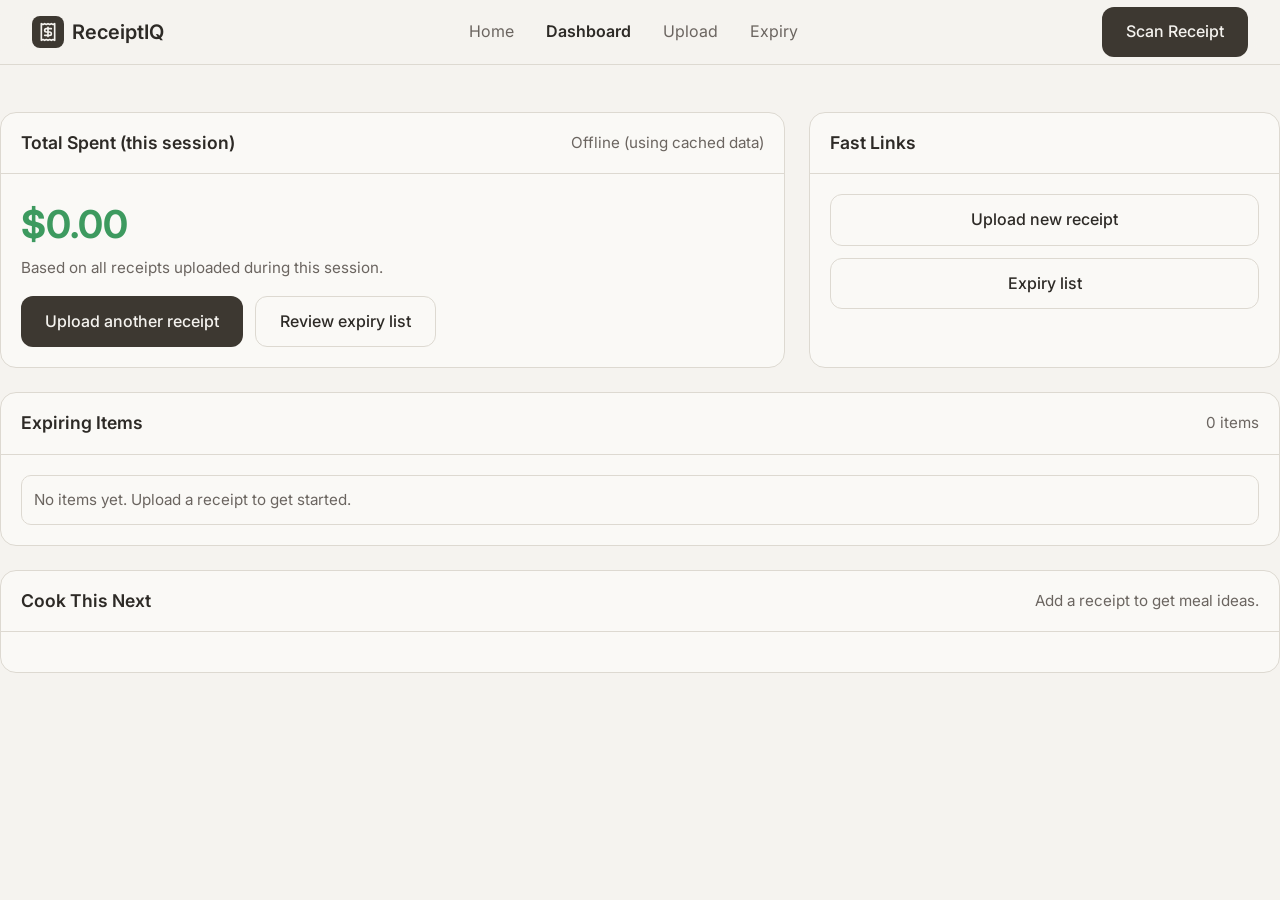
<file: new/dashboard.html>
<!DOCTYPE html>
<html lang="en">
<head>
  <meta charset="UTF-8" />
  <meta name="viewport" content="width=device-width, initial-scale=1.0" />
  <title>Dashboard - ReceiptIQ</title>
  <link rel="stylesheet" href="styles.css" />
  <link rel="preconnect" href="https://fonts.googleapis.com">
  <link rel="preconnect" href="https://fonts.gstatic.com" crossorigin>
  <link href="https://fonts.googleapis.com/css2?family=Inter:wght@400;500;600;700&display=swap" rel="stylesheet">
  <style>
    .page { padding: 7rem 0 4rem; }
    .dash-grid { display: grid; gap: 1.5rem; }
    @media (min-width: 960px) { .dash-grid { grid-template-columns: 2fr 1.2fr; } }
    .card { background: var(--card); border: 1px solid var(--border); border-radius: 1rem; overflow: hidden; }
    .card-header { display:flex; align-items:center; justify-content:space-between; padding:1rem 1.25rem; border-bottom:1px solid var(--border); }
    .card-title { font-weight:600; font-size:1.1rem; }
    .card-body { padding: 1.25rem; }
    .spend-main { font-size:2.4rem; font-weight:700; color: var(--accent); }
    .muted { color: var(--muted-foreground); font-size:0.95rem; }
    .list { display:flex; flex-direction:column; gap:0.75rem; }
    .item-row { display:flex; align-items:center; justify-content:space-between; padding:0.75rem 0.5rem; border-bottom:1px solid var(--border); }
    .meal-link { color: var(--foreground); font-weight:600; text-decoration:none; }
    .meal-link:hover { color: var(--accent); }
    .chip { padding:0.25rem 0.6rem; border-radius:999px; font-size:0.8rem; font-weight:600; }
    .chip.ok { background: var(--accent-light); color: var(--accent); }
    .chip.warn { background: #fef3c7; color:#d97706; }
    .chip.danger { background: #fee2e2; color:#dc2626; }
    .cta-row { display:flex; gap:0.75rem; margin-top:1rem; flex-wrap:wrap; }
  </style>
</head>
<body>
  <header class="header">
    <div class="container">
      <div class="header-inner">
        <a href="index.html" class="logo">
          <div class="logo-icon">
            <svg xmlns="http://www.w3.org/2000/svg" width="24" height="24" viewBox="0 0 24 24" fill="none" stroke="currentColor" stroke-width="2" stroke-linecap="round" stroke-linejoin="round">
              <path d="M4 2v20l2-1 2 1 2-1 2 1 2-1 2 1 2-1 2 1V2l-2 1-2-1-2 1-2-1-2 1-2-1-2 1Z"/>
              <path d="M16 8h-6a2 2 0 1 0 0 4h4a2 2 0 1 1 0 4H8"/>
              <path d="M12 17.5v-11"/>
            </svg>
          </div>
          <span class="logo-text">ReceiptIQ</span>
        </a>
        <nav class="nav-desktop">
          <a href="index.html" class="nav-link">Home</a>
          <a href="dashboard.html" class="nav-link" style="color: var(--foreground); font-weight: 600;">Dashboard</a>
          <a href="upload.html" class="nav-link">Upload</a>
          <a href="expiry.html" class="nav-link">Expiry</a>
        </nav>
        <div class="header-cta">
          <a href="upload.html" class="btn btn-primary">Scan Receipt</a>
        </div>
      </div>
    </div>
  </header>

  <main class="container page">
    <div class="dash-grid">
      <div class="card">
        <div class="card-header">
          <span class="card-title">Total Spent (this session)</span>
          <span class="muted" id="backend-status">Checking API…</span>
        </div>
        <div class="card-body">
          <p class="spend-main" id="total-spent">$0.00</p>
          <p class="muted">Based on all receipts uploaded during this session.</p>
          <div class="cta-row">
            <a class="btn btn-primary" href="upload.html">Upload another receipt</a>
            <a class="btn btn-outline" href="expiry.html">Review expiry list</a>
          </div>
        </div>
      </div>

      <div class="card">
        <div class="card-header">
          <span class="card-title">Fast Links</span>
        </div>
        <div class="card-body">
          <div class="list">
            <a class="btn btn-outline" href="upload.html">Upload new receipt</a>
            <a class="btn btn-outline" href="expiry.html">Expiry list</a>
          </div>
        </div>
      </div>

      <div class="card" style="grid-column: 1 / -1;">
        <div class="card-header">
          <span class="card-title">Expiring Items</span>
          <span class="muted" id="item-count">0 items</span>
        </div>
        <div class="card-body">
          <div class="list" id="expiry-list"></div>
        </div>
      </div>

      <div class="card" style="grid-column: 1 / -1;">
        <div class="card-header">
          <span class="card-title">Cook This Next</span>
          <span class="muted" id="meal-status">Waiting for items…</span>
        </div>
        <div class="card-body">
          <div class="list" id="meal-list"></div>
        </div>
      </div>
    </div>
  </main>

  <script>
    const totalSpentEl = document.getElementById('total-spent');
    const backendStatus = document.getElementById('backend-status');
    const expiryList = document.getElementById('expiry-list');
    const itemCount = document.getElementById('item-count');
    const mealList = document.getElementById('meal-list');
    const mealStatus = document.getElementById('meal-status');

    let items = [];
    let total = 0;
    let cumulativeTotal = 0;

    function parseStored(raw) {
      if (!raw) return;
      try {
        const parsed = JSON.parse(raw);
        if (Array.isArray(parsed)) {
          items = parsed;
        } else {
          items = parsed.items || items;
          total = parsed.total ?? total;
          cumulativeTotal = parsed.cumulativeTotal ?? parsed.cumulative_total ?? cumulativeTotal;
        }
      } catch (_) {}
    }

    function renderTotals() {
      const display = Number.isFinite(cumulativeTotal) ? cumulativeTotal : Number(total) || 0;
      totalSpentEl.textContent = `$${(display || 0).toFixed(2)}`;
    }

    function daysUntil(dateStr) {
      const target = new Date(dateStr);
      if (Number.isNaN(target.getTime())) return null;
      const now = new Date();
      const diffMs = target.setHours(0,0,0,0) - now.setHours(0,0,0,0);
      return Math.round(diffMs / (1000*60*60*24));
    }

    function statusClass(days) {
      if (days === null) return 'chip warn';
      if (days < 3) return 'chip danger';
      if (days <= 5) return 'chip warn';
      return 'chip ok';
    }

    function renderItems() {
      expiryList.innerHTML = '';
      if (!items.length) {
        expiryList.innerHTML = '<p class="muted">No items yet. Upload a receipt to get started.</p>';
        itemCount.textContent = '0 items';
        return;
      }
      items.forEach(({ name, expiry }) => {
        const days = daysUntil(expiry);
        const row = document.createElement('div');
        row.className = 'item-row';

        const left = document.createElement('div');
        left.innerHTML = `<strong>${name || 'Unknown item'}</strong><br><span class="muted">${expiry || 'N/A'}</span>`;

        const right = document.createElement('span');
        right.className = statusClass(days);
        right.textContent = days === null ? '—' : `${days}d`;

        row.appendChild(left);
        row.appendChild(right);
        expiryList.appendChild(row);
      });
      itemCount.textContent = `${items.length} ${items.length === 1 ? 'item' : 'items'}`;
    }

    function renderMeals(meals) {
      mealList.innerHTML = '';

      if (!meals || !meals.length) {
        mealStatus.textContent = 'No meal ideas yet.';
        mealList.innerHTML = '<p class="muted">Upload a receipt to get tailored meal ideas.</p>';
        return;
      }

      mealStatus.textContent = 'Ideas based on what will expire soon.';

      meals.forEach(({ meal, recipe, uses }) => {
        const row = document.createElement('div');
        row.className = 'item-row';

        const left = document.createElement('div');
        const title = document.createElement('div');
        title.className = 'meal-link';
        title.textContent = meal || 'Meal idea';

        const usesLine = document.createElement('div');
        usesLine.className = 'muted';
        usesLine.textContent = uses && uses.length ? `Uses: ${uses.join(', ')}` : 'Uses pantry staples';

        const details = document.createElement('details');
        details.style.marginTop = '6px';
        const summary = document.createElement('summary');
        summary.textContent = 'Show recipe';

        const recipeBox = document.createElement('div');
        recipeBox.className = 'muted';
        const summaryText = recipe?.summary ? `<p style=\"margin:4px 0;\">${recipe.summary}</p>` : '';
        const steps = Array.isArray(recipe?.steps) ? recipe.steps : [];
        const stepsList = steps.length
          ? '<ol style=\"padding-left:18px; margin:4px 0;\">' + steps.map(step => `<li>${step}</li>`).join('') + '</ol>'
          : '<p style=\"margin:4px 0;\">Recipe steps unavailable.</p>';
        recipeBox.innerHTML = summaryText + stepsList;

        details.appendChild(summary);
        details.appendChild(recipeBox);

        left.appendChild(title);
        left.appendChild(usesLine);
        left.appendChild(details);

        row.appendChild(left);
        mealList.appendChild(row);
      });
    }

    async function fetchMealIdeas() {
      if (!items.length) {
        mealStatus.textContent = 'Add a receipt to get meal ideas.';
        mealList.innerHTML = '';
        return;
      }

      mealStatus.textContent = 'Fetching ideas…';
      try {
        const res = await fetch('http://localhost:8000/meals/from-expiry', {
          method: 'POST',
          headers: { 'Content-Type': 'application/json' },
          body: JSON.stringify({ items })
        });

        if (!res.ok) {
          throw new Error('Meal API unavailable');
        }

        const data = await res.json();
        renderMeals(data.meals || []);
      } catch (err) {
        mealStatus.textContent = 'Could not load meal ideas.';
        mealList.innerHTML = '<p class="muted">Try again after reloading the page.</p>';
      }
    }

    async function refreshFromApi() {
      try {
        backendStatus.textContent = 'Talking to API…';
        const res = await fetch('http://localhost:8000/session/state');
        if (!res.ok) {
          backendStatus.textContent = 'API unavailable';
          return;
        }
        const data = await res.json();
        items = data.items || items;
        total = data.total ?? total;
        cumulativeTotal = data.cumulativeTotal ?? data.cumulative_total ?? cumulativeTotal;
        localStorage.setItem('expiryList', JSON.stringify({ items, total, cumulativeTotal }));
        backendStatus.textContent = 'API connected';
      } catch (_) {
        backendStatus.textContent = 'Offline (using cached data)';
      }
    }

    // Load from localStorage first
    parseStored(localStorage.getItem('expiryList'));
    renderTotals();
    renderItems();

    // Then refresh from backend and re-render
    refreshFromApi().then(() => {
      renderTotals();
      renderItems();
      fetchMealIdeas();
    });

    // Also attempt immediately with locally cached items
    fetchMealIdeas();
  </script>
</body>
</html>
</file>
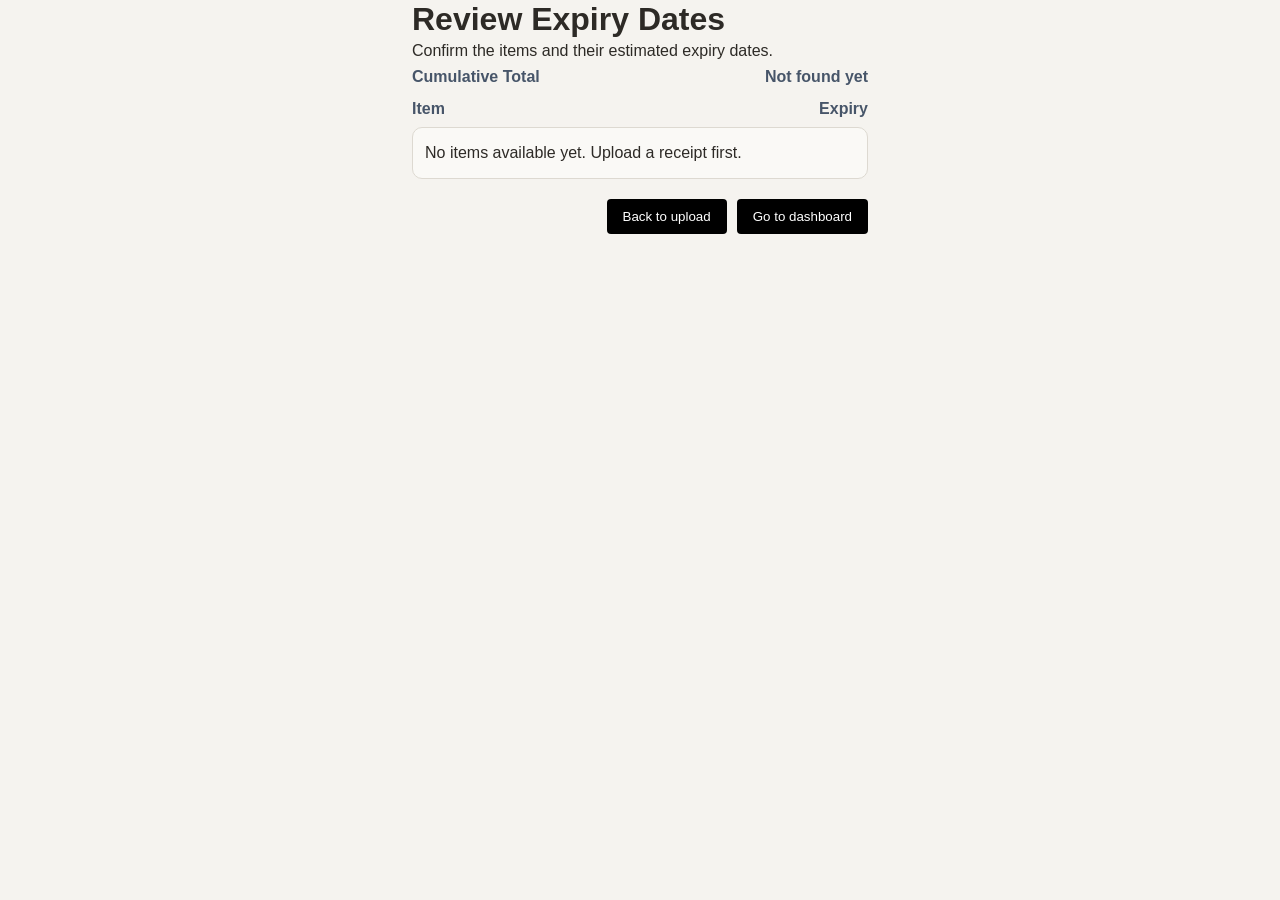
<file: new/expiry.html>
<!DOCTYPE html>
<html lang="en">
<head>
  <meta charset="UTF-8" />
  <meta name="viewport" content="width=device-width, initial-scale=1.0" />
  <title>Expiry Review</title>
  <link rel="stylesheet" href="styles.css" />
  <style>
    .header-row {
      display: flex;
      justify-content: space-between;
      font-weight: 700;
      margin-bottom: 6px;
      color: #475569;
    }
    .confirm-area {
      margin-top: 20px;
      display: flex;
      justify-content: flex-end;
      align-items: center;
    }
    .expiry-row.low {
      background: #fecdd3;
      border-color: #fca5a5;
    }
    .expiry-row.medium {
      background: #fef08a;
      border-color: #facc15;
    }
    .expiry-row.high {
      background: #dcfce7;
      border-color: #86efac;
    }
    .expiry-row.unknown {
      background: #e2e8f0;
      border-color:   #cbd5e1;
    }
    #back-btn, #dashboard-btn {
      padding: 10px 16px;
      border: none;
      border-radius: 4px;
      background-color: black;
      color: white;
      cursor: pointer;
    }
  </style>
</head>
<body>
  <main class="container" style="max-width: 520px;">
    <h1>Review Expiry Dates</h1>
    <p>Confirm the items and their estimated expiry dates.</p>

    <div class="header-row" style="align-items: center;">
      <span>Cumulative Total</span>
      <span id="total-value">–</span>
    </div>

    <div class="header-row">
      <span>Item</span>
      <span>Expiry</span>
    </div>
    <div id="expiry-list"></div>

    <div class="confirm-area">
      <button id="back-btn" style="margin-left: 10px;">Back to upload</button>
      <button id="dashboard-btn" style="margin-left: 10px;">Go to dashboard</button>
    </div>
  </main>

  <script>
    // Pull expiry data from localStorage (set in upload.html after the API call).
    const storedRaw = localStorage.getItem('expiryList');
    let items = [];
    let total = null;
    let cumulativeTotal = null;

    function loadFromLocal() {
      if (storedRaw) {
        try {
          const parsed = JSON.parse(storedRaw);
          if (Array.isArray(parsed)) {
            items = parsed;
          } else {
            items = parsed.items || [];
            total = parsed.total ?? parsed.receipt_total ?? null;
            cumulativeTotal = parsed.cumulativeTotal ?? parsed.cumulative_total ?? null;
          }
        } catch (_) {
          items = [];
        }
      }
    }
    loadFromLocal();

    const listEl = document.getElementById('expiry-list');
    const backBtn = document.getElementById('back-btn');
    const dashboardBtn = document.getElementById('dashboard-btn');
    const totalValue = document.getElementById('total-value');

    function daysUntil(dateStr) {
      const target = new Date(dateStr);
      if (Number.isNaN(target.getTime())) return null;
      const now = new Date();
      const diffMs = target.setHours(0,0,0,0) - now.setHours(0,0,0,0);
      return Math.round(diffMs / (1000 * 60 * 60 * 24));
    }

    function statusClass(expiry) {
      const days = daysUntil(expiry);
      if (days === null) return 'unknown';
      if (days < 3) return 'low';
      if (days <= 5) return 'medium';
      return 'high';
    }

    function renderRows(data) {
      listEl.innerHTML = '';
      data.forEach(({ name, expiry }) => {
        const row = document.createElement('div');
        row.className = `expiry-row ${statusClass(expiry)}`;

        const left = document.createElement('span');
        left.textContent = name || 'Unknown item';

        const right = document.createElement('span');
        right.textContent = expiry || 'N/A';

        row.appendChild(left);
        row.appendChild(right);
        listEl.appendChild(row);
      });
      if (!data.length) {
        listEl.textContent = 'No items available yet. Upload a receipt first.';
      }
    }

    backBtn.addEventListener('click', () => {
      window.location.href = 'upload.html';
    });

    dashboardBtn.addEventListener('click', () => {
      window.location.href = 'dashboard.html';
    });

    async function refreshFromApi() {
      try {
        const res = await fetch('http://localhost:8000/session/state');
        if (!res.ok) return;
        const apiData = await res.json();
        if (apiData) {
          items = apiData.items || items;
          total = apiData.total ?? total;
          cumulativeTotal = apiData.cumulativeTotal ?? apiData.cumulative_total ?? cumulativeTotal;
          localStorage.setItem('expiryList', JSON.stringify({ items, total, cumulativeTotal }));
        }
      } catch (_) {
        // fallback to local only
      }
    }

    function renderTotal() {
      const displayTotal = cumulativeTotal ?? total;
      const numericTotal = (() => {
        if (typeof displayTotal === 'number' && Number.isFinite(displayTotal)) return displayTotal;
        if (displayTotal !== null && displayTotal !== undefined) {
          const cleaned = String(displayTotal).replace(/[^0-9.]/g, '');
          const parsed = parseFloat(cleaned);
          if (Number.isFinite(parsed)) return parsed;
        }
        return null;
      })();

      totalValue.textContent = numericTotal !== null
        ? `$${numericTotal.toFixed(2)}`
        : 'Not found yet';
    }

    function renderAll() {
      renderTotal();
      renderRows(items);
    }

    // Initial render from localStorage
    renderAll();

    // Attempt backend refresh, then re-render when done.
    refreshFromApi().then(renderAll);
  </script>
</body>
</html>
</file>
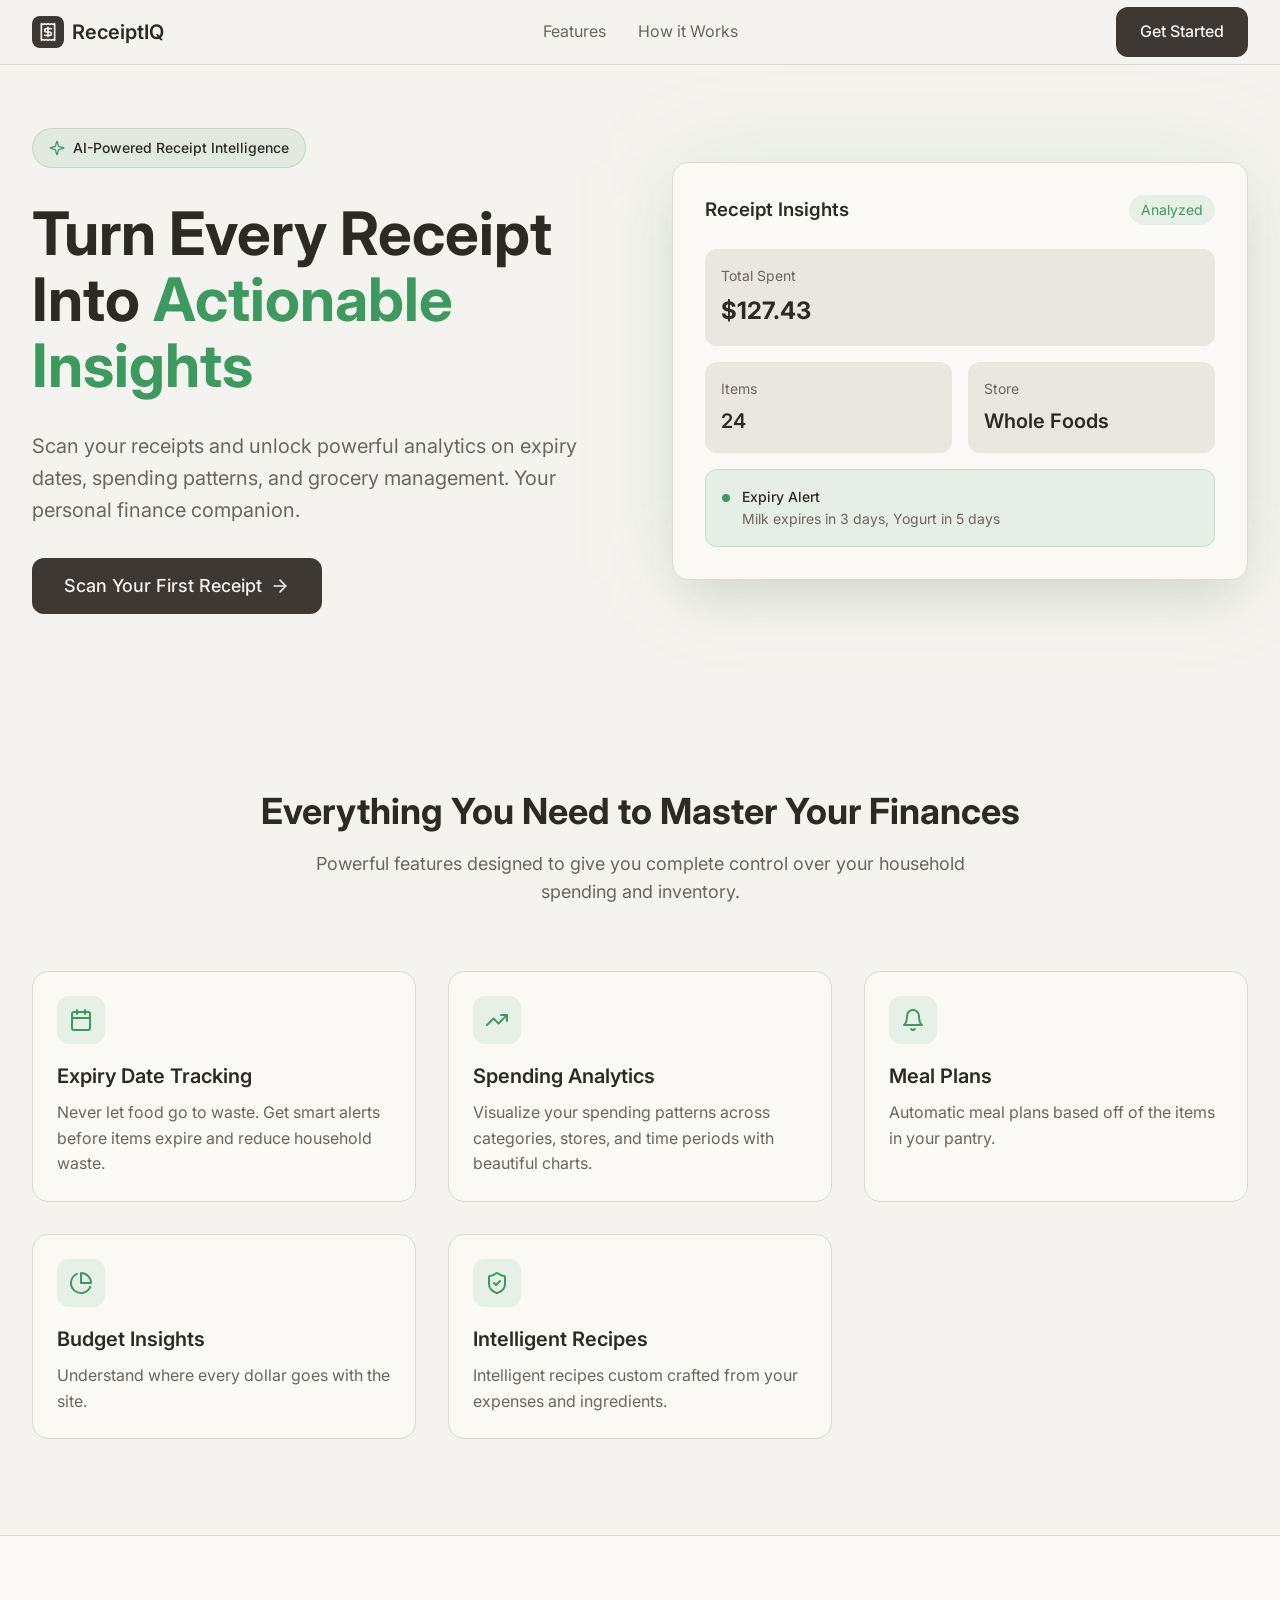
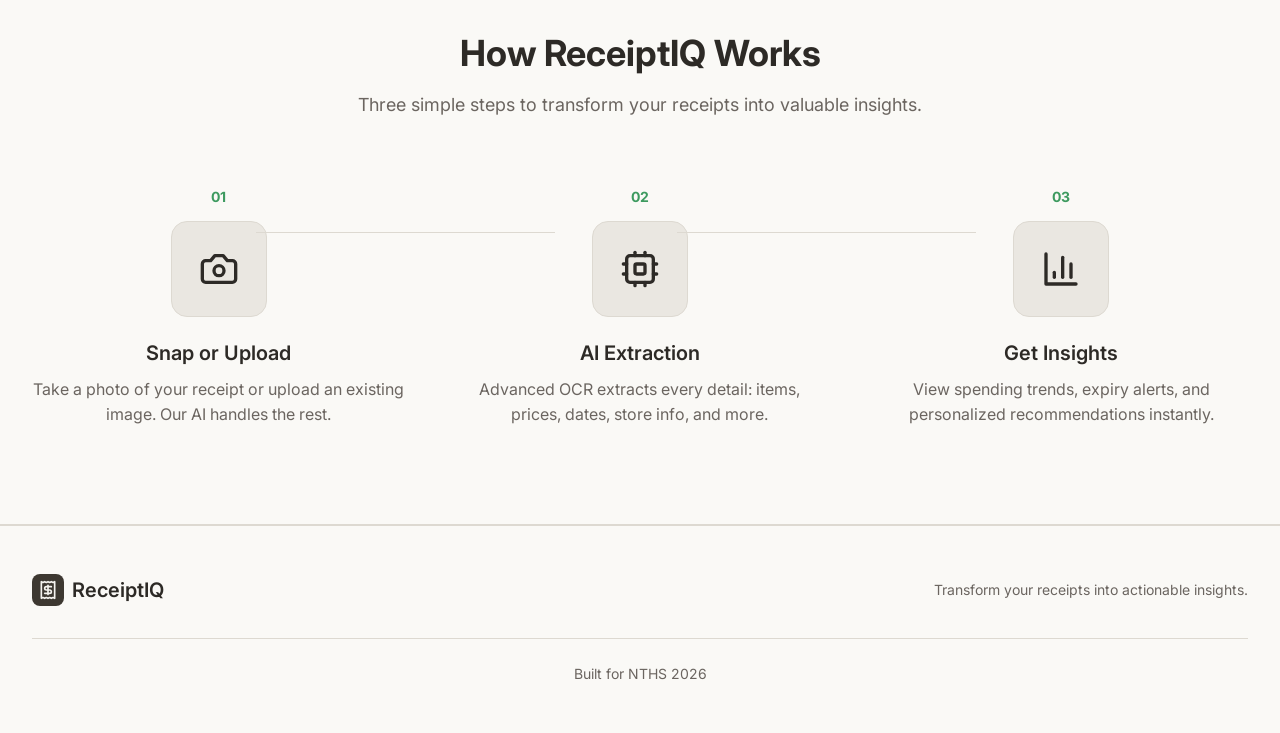
<file: new/homepage.html>
<!DOCTYPE html>
<html lang="en">
<head>
  <meta charset="UTF-8">
  <meta name="viewport" content="width=device-width, initial-scale=1.0">
  <title>ReceiptIQ - Smart Receipt Scanner & Expense Insights</title>
  <meta name="description" content="Scan receipts and unlock powerful insights on expiry dates, spending patterns, and grocery management. Your AI-powered financial companion.">
  <link rel="stylesheet" href="homestyle.css">
  <link rel="preconnect" href="https://fonts.googleapis.com">
  <link rel="preconnect" href="https://fonts.gstatic.com" crossorigin>
  <link href="https://fonts.googleapis.com/css2?family=Inter:wght@400;500;600;700&display=swap" rel="stylesheet">
</head>
<body>
  <!-- Header -->
  <header class="header">
    <div class="container">
      <div class="header-inner">
        <!-- Logo -->
        <a href="index.html" class="logo">
          <div class="logo-icon">
            <svg xmlns="http://www.w3.org/2000/svg" width="24" height="24" viewBox="0 0 24 24" fill="none" stroke="currentColor" stroke-width="2" stroke-linecap="round" stroke-linejoin="round">
              <path d="M4 2v20l2-1 2 1 2-1 2 1 2-1 2 1 2-1 2 1V2l-2 1-2-1-2 1-2-1-2 1-2-1-2 1Z"/>
              <path d="M16 8h-6a2 2 0 1 0 0 4h4a2 2 0 1 1 0 4H8"/>
              <path d="M12 17.5v-11"/>
            </svg>
          </div>
          <span class="logo-text">ReceiptIQ</span>
        </a>

        <!-- Desktop Navigation -->
        <nav class="nav-desktop">
          <a href="#features" class="nav-link">Features</a>
          <a href="#how-it-works" class="nav-link">How it Works</a>
        </nav>

        <!-- Desktop CTA -->
        <div class="header-cta">
          <a href="upload.html" class="btn btn-primary">Get Started</a>
        </div>

        <!-- Mobile Menu Button -->
        <button class="mobile-menu-btn" id="mobile-menu-btn" aria-label="Toggle menu">
          <svg xmlns="http://www.w3.org/2000/svg" width="24" height="24" viewBox="0 0 24 24" fill="none" stroke="currentColor" stroke-width="2" stroke-linecap="round" stroke-linejoin="round" id="menu-icon">
            <line x1="4" x2="20" y1="12" y2="12"/>
            <line x1="4" x2="20" y1="6" y2="6"/>
            <line x1="4" x2="20" y1="18" y2="18"/>
          </svg>
          <svg xmlns="http://www.w3.org/2000/svg" width="24" height="24" viewBox="0 0 24 24" fill="none" stroke="currentColor" stroke-width="2" stroke-linecap="round" stroke-linejoin="round" id="close-icon" style="display: none;">
            <path d="M18 6 6 18"/>
            <path d="m6 6 12 12"/>
          </svg>
        </button>
      </div>

      <!-- Mobile Menu -->
      <nav class="mobile-menu" id="mobile-menu">
        <div class="mobile-nav">
          <a href="#features" class="nav-link">Features</a>
          <a href="#how-it-works" class="nav-link">How it Works</a>
          <div class="mobile-nav-cta">
            <a href="upload.html" class="btn btn-primary" style="width: 100%;">Get Started</a>
          </div>
        </div>
      </nav>
    </div>
  </header>

  <!-- Hero Section -->
  <section class="hero">
    <div class="container">
      <div class="hero-grid">
        <!-- Left Content -->
        <div class="hero-content">
          <!-- Badge -->
          <div class="hero-badge">
            <svg xmlns="http://www.w3.org/2000/svg" width="24" height="24" viewBox="0 0 24 24" fill="none" stroke="currentColor" stroke-width="2" stroke-linecap="round" stroke-linejoin="round">
              <path d="M9.937 15.5A2 2 0 0 0 8.5 14.063l-6.135-1.582a.5.5 0 0 1 0-.962L8.5 9.936A2 2 0 0 0 9.937 8.5l1.582-6.135a.5.5 0 0 1 .963 0L14.063 8.5A2 2 0 0 0 15.5 9.937l6.135 1.581a.5.5 0 0 1 0 .964L15.5 14.063a2 2 0 0 0-1.437 1.437l-1.582 6.135a.5.5 0 0 1-.963 0z"/>
            </svg>
            <span>AI-Powered Receipt Intelligence</span>
          </div>

          <!-- Headline -->
          <h1 class="hero-title">
            Turn Every Receipt Into <span class="accent">Actionable Insights</span>
          </h1>

          <!-- Subheadline -->
          <p class="hero-subtitle">
            Scan your receipts and unlock powerful analytics on expiry dates, spending patterns, and grocery management. Your personal finance companion.
          </p>

          <!-- CTAs -->
          <div class="hero-cta">
            <a href="upload.html" class="btn btn-primary btn-lg">
              Scan Your First Receipt
              <svg xmlns="http://www.w3.org/2000/svg" width="20" height="20" viewBox="0 0 24 24" fill="none" stroke="currentColor" stroke-width="2" stroke-linecap="round" stroke-linejoin="round">
                <path d="M5 12h14"/>
                <path d="m12 5 7 7-7 7"/>
              </svg>
            </a>
          </div>
        </div>

        <!-- Right Visual - Receipt Card Mock -->
        <div class="receipt-card-wrapper">
          <div class="receipt-card-glow"></div>
          <div class="receipt-card">
            <div class="receipt-card-inner">
              <div class="receipt-header">
                <h3>Receipt Insights</h3>
                <span class="receipt-badge">Analyzed</span>
              </div>

              <div class="receipt-data">
                <div class="receipt-stat">
                  <p class="receipt-stat-label">Total Spent</p>
                  <p class="receipt-stat-value">$127.43</p>
                </div>

                <div class="receipt-stats-grid">
                  <div class="receipt-stat">
                    <p class="receipt-stat-label">Items</p>
                    <p class="receipt-stat-value small">24</p>
                  </div>
                  <div class="receipt-stat">
                    <p class="receipt-stat-label">Store</p>
                    <p class="receipt-stat-value small">Whole Foods</p>
                  </div>
                </div>

                <div class="expiry-alert">
                  <div class="expiry-alert-inner">
                    <div class="expiry-dot"></div>
                    <div>
                      <p class="expiry-alert-title">Expiry Alert</p>
                      <p class="expiry-alert-text">Milk expires in 3 days, Yogurt in 5 days</p>
                    </div>
                  </div>
                </div>
              </div>
            </div>
          </div>
        </div>
      </div>
    </div>
  </section>

  <!-- Features Section -->
  <section id="features" class="features">
    <div class="container">
      <div class="section-header">
        <h2 class="section-title">Everything You Need to Master Your Finances</h2>
        <p class="section-subtitle">Powerful features designed to give you complete control over your household spending and inventory.</p>
      </div>

      <div class="features-grid">
        <!-- Feature 1 -->
        <div class="feature-card">
          <div class="feature-icon">
            <svg xmlns="http://www.w3.org/2000/svg" width="24" height="24" viewBox="0 0 24 24" fill="none" stroke="currentColor" stroke-width="2" stroke-linecap="round" stroke-linejoin="round">
              <path d="M8 2v4"/>
              <path d="M16 2v4"/>
              <rect width="18" height="18" x="3" y="4" rx="2"/>
              <path d="M3 10h18"/>
            </svg>
          </div>
          <h3 class="feature-title">Expiry Date Tracking</h3>
          <p class="feature-description">Never let food go to waste. Get smart alerts before items expire and reduce household waste.</p>
        </div>

        <!-- Feature 2 -->
        <div class="feature-card">
          <div class="feature-icon">
            <svg xmlns="http://www.w3.org/2000/svg" width="24" height="24" viewBox="0 0 24 24" fill="none" stroke="currentColor" stroke-width="2" stroke-linecap="round" stroke-linejoin="round">
              <polyline points="22 7 13.5 15.5 8.5 10.5 2 17"/>
              <polyline points="16 7 22 7 22 13"/>
            </svg>
          </div>
          <h3 class="feature-title">Spending Analytics</h3>
          <p class="feature-description">Visualize your spending patterns across categories, stores, and time periods with beautiful charts.</p>
        </div>

        <!-- Feature 3 -->
        <div class="feature-card">
          <div class="feature-icon">
            <svg xmlns="http://www.w3.org/2000/svg" width="24" height="24" viewBox="0 0 24 24" fill="none" stroke="currentColor" stroke-width="2" stroke-linecap="round" stroke-linejoin="round">
              <path d="M6 8a6 6 0 0 1 12 0c0 7 3 9 3 9H3s3-2 3-9"/>
              <path d="M10.3 21a1.94 1.94 0 0 0 3.4 0"/>
            </svg>
          </div>
          <h3 class="feature-title">Meal Plans</h3>
          <p class="feature-description">Automatic meal plans based off of the items in your pantry.</p>
        </div>

        <!-- Feature 4 -->
        <div class="feature-card">
          <div class="feature-icon">
            <svg xmlns="http://www.w3.org/2000/svg" width="24" height="24" viewBox="0 0 24 24" fill="none" stroke="currentColor" stroke-width="2" stroke-linecap="round" stroke-linejoin="round">
              <path d="M21.21 15.89A10 10 0 1 1 8 2.83"/>
              <path d="M22 12A10 10 0 0 0 12 2v10z"/>
            </svg>
          </div>
          <h3 class="feature-title">Budget Insights</h3>
          <p class="feature-description"> Understand where every dollar goes with the site.</p>
        </div>

        <!-- Feature 5 -->
        <div class="feature-card">
          <div class="feature-icon">
            <svg xmlns="http://www.w3.org/2000/svg" width="24" height="24" viewBox="0 0 24 24" fill="none" stroke="currentColor" stroke-width="2" stroke-linecap="round" stroke-linejoin="round">
              <path d="M20 13c0 5-3.5 7.5-7.66 8.95a1 1 0 0 1-.67-.01C7.5 20.5 4 18 4 13V6a1 1 0 0 1 1-1c2 0 4.5-1.2 6.24-2.72a1.17 1.17 0 0 1 1.52 0C14.51 3.81 17 5 19 5a1 1 0 0 1 1 1z"/>
              <path d="m9 12 2 2 4-4"/>
            </svg>
          </div>
          <h3 class="feature-title">Intelligent Recipes</h3>
          <p class="feature-description">Intelligent recipes custom crafted from your expenses and ingredients.</p>
        </div>
      </div>
    </div>
  </section>

  <!-- How It Works Section -->
  <section id="how-it-works" class="how-it-works">
    <div class="container">
      <div class="section-header">
        <h2 class="section-title">How ReceiptIQ Works</h2>
        <p class="section-subtitle">Three simple steps to transform your receipts into valuable insights.</p>
      </div>

      <div class="steps-grid">
        <!-- Step 1 -->
        <div class="step">
          <div class="step-connector"></div>
          <div class="step-header">
            <span class="step-number">01</span>
            <div class="step-icon">
              <svg xmlns="http://www.w3.org/2000/svg" width="24" height="24" viewBox="0 0 24 24" fill="none" stroke="currentColor" stroke-width="2" stroke-linecap="round" stroke-linejoin="round">
                <path d="M14.5 4h-5L7 7H4a2 2 0 0 0-2 2v9a2 2 0 0 0 2 2h16a2 2 0 0 0 2-2V9a2 2 0 0 0-2-2h-3l-2.5-3z"/>
                <circle cx="12" cy="13" r="3"/>
              </svg>
            </div>
          </div>
          <h3 class="step-title">Snap or Upload</h3>
          <p class="step-description">Take a photo of your receipt or upload an existing image. Our AI handles the rest.</p>
        </div>

        <!-- Step 2 -->
        <div class="step">
          <div class="step-connector"></div>
          <div class="step-header">
            <span class="step-number">02</span>
            <div class="step-icon">
              <svg xmlns="http://www.w3.org/2000/svg" width="24" height="24" viewBox="0 0 24 24" fill="none" stroke="currentColor" stroke-width="2" stroke-linecap="round" stroke-linejoin="round">
                <rect width="16" height="16" x="4" y="4" rx="2"/>
                <rect width="6" height="6" x="9" y="9" rx="1"/>
                <path d="M15 2v2"/>
                <path d="M15 20v2"/>
                <path d="M2 15h2"/>
                <path d="M2 9h2"/>
                <path d="M20 15h2"/>
                <path d="M20 9h2"/>
                <path d="M9 2v2"/>
                <path d="M9 20v2"/>
              </svg>
            </div>
          </div>
          <h3 class="step-title">AI Extraction</h3>
          <p class="step-description">Advanced OCR extracts every detail: items, prices, dates, store info, and more.</p>
        </div>

        <!-- Step 3 -->
        <div class="step">
          <div class="step-header">
            <span class="step-number">03</span>
            <div class="step-icon">
              <svg xmlns="http://www.w3.org/2000/svg" width="24" height="24" viewBox="0 0 24 24" fill="none" stroke="currentColor" stroke-width="2" stroke-linecap="round" stroke-linejoin="round">
                <path d="M3 3v18h18"/>
                <path d="M18 17V9"/>
                <path d="M13 17V5"/>
                <path d="M8 17v-3"/>
              </svg>
            </div>
          </div>
          <h3 class="step-title">Get Insights</h3>
          <p class="step-description">View spending trends, expiry alerts, and personalized recommendations instantly.</p>
        </div>
      </div>
    </div>
  </section>

  <!-- Footer -->
  <footer class="footer">
    <div class="container">
      <div class="footer-inner">
        <a href="index.html" class="logo">
          <div class="logo-icon">
            <svg xmlns="http://www.w3.org/2000/svg" width="24" height="24" viewBox="0 0 24 24" fill="none" stroke="currentColor" stroke-width="2" stroke-linecap="round" stroke-linejoin="round">
              <path d="M4 2v20l2-1 2 1 2-1 2 1 2-1 2 1 2-1 2 1V2l-2 1-2-1-2 1-2-1-2 1-2-1-2 1Z"/>
              <path d="M16 8h-6a2 2 0 1 0 0 4h4a2 2 0 1 1 0 4H8"/>
              <path d="M12 17.5v-11"/>
            </svg>
          </div>
          <span class="logo-text">ReceiptIQ</span>
        </a>
        <p class="footer-tagline">Transform your receipts into actionable insights.</p>
      </div>
      <div class="footer-bottom">
        <p class="footer-credit">Built for NTHS 2026</p>
      </div>
    </div>
  </footer>

  <script>
    // Mobile menu toggle
    const mobileMenuBtn = document.getElementById('mobile-menu-btn');
    const mobileMenu = document.getElementById('mobile-menu');
    const menuIcon = document.getElementById('menu-icon');
    const closeIcon = document.getElementById('close-icon');

    mobileMenuBtn.addEventListener('click', () => {
      const isOpen = mobileMenu.classList.toggle('active');
      menuIcon.style.display = isOpen ? 'none' : 'block';
      closeIcon.style.display = isOpen ? 'block' : 'none';
    });

    // Close mobile menu when clicking nav links
    const mobileNavLinks = mobileMenu.querySelectorAll('.nav-link');
    mobileNavLinks.forEach(link => {
      link.addEventListener('click', () => {
        mobileMenu.classList.remove('active');
        menuIcon.style.display = 'block';
        closeIcon.style.display = 'none';
      });
    });
  </script>
</body>
</html>
</file>
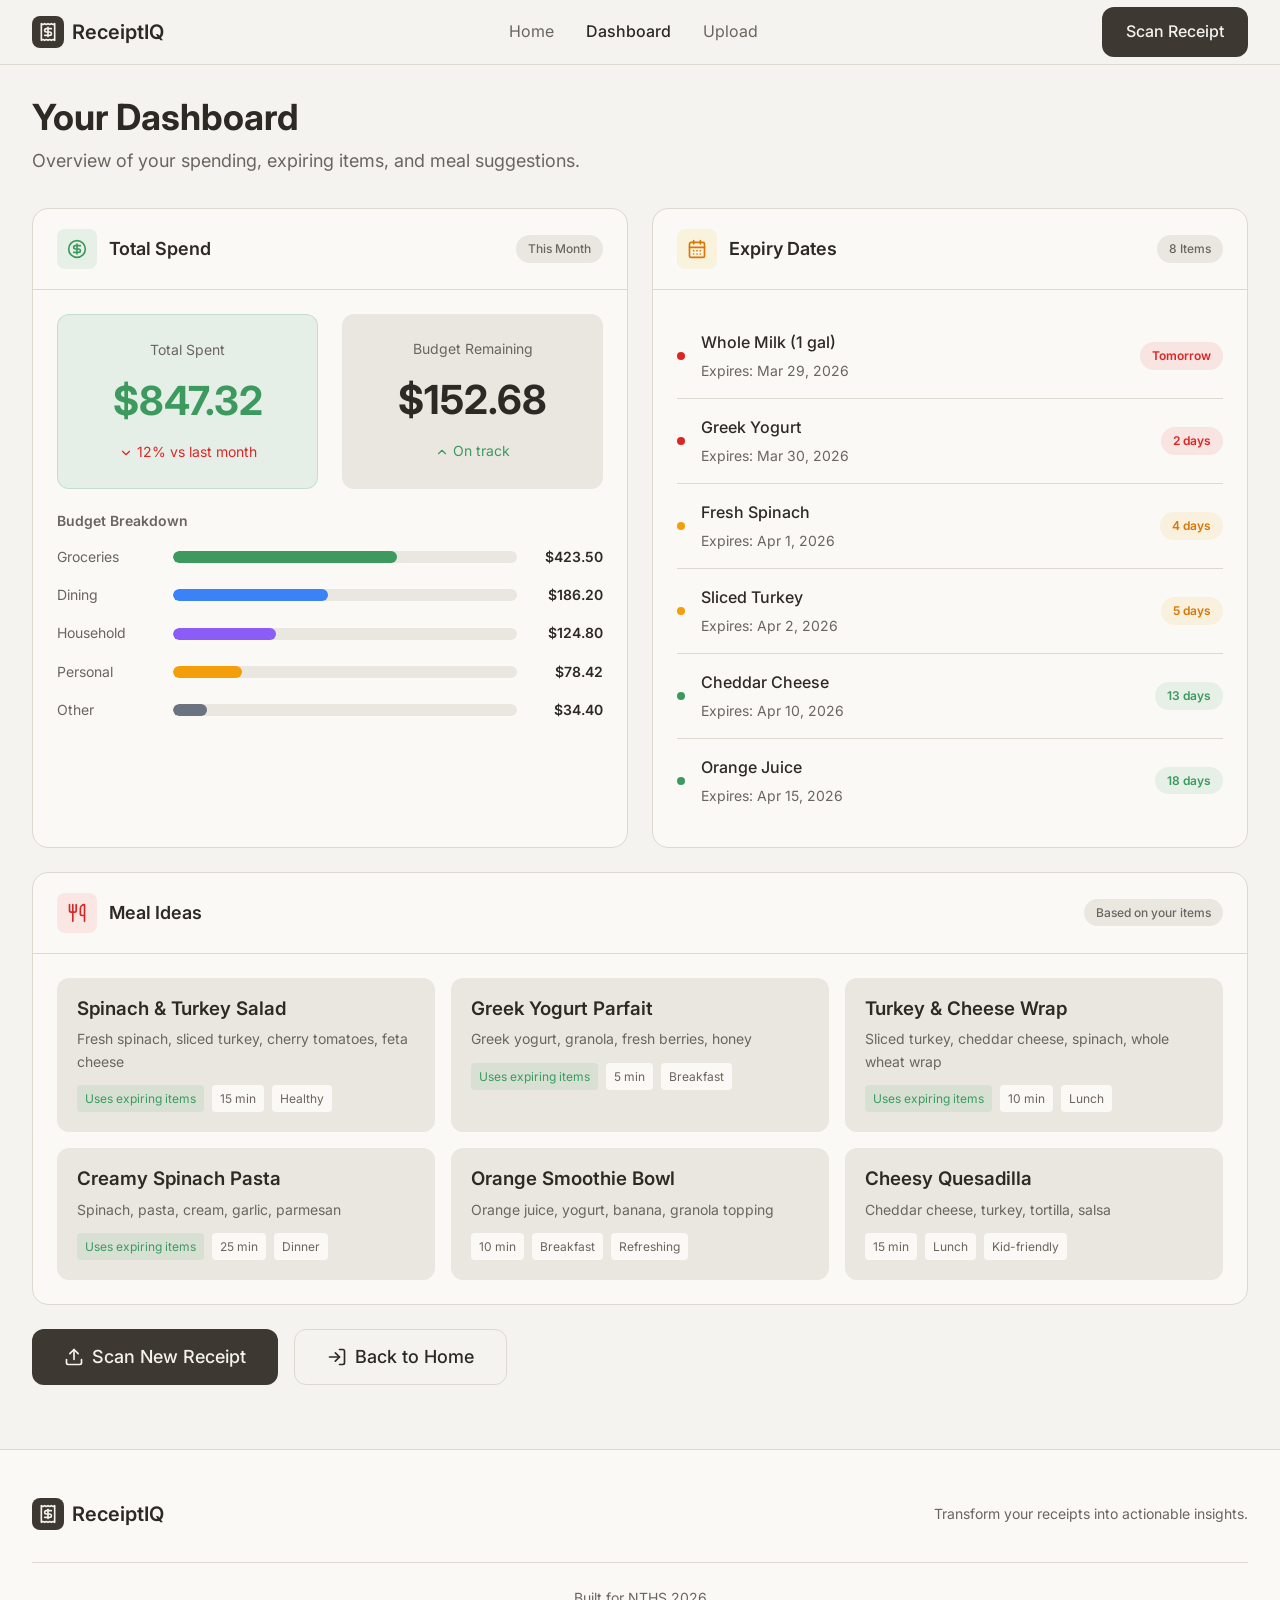
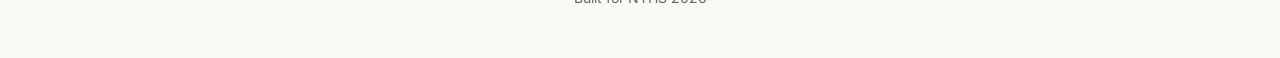
<file: new/test/dashboard.html>
<!DOCTYPE html>
<html lang="en">
<head>
  <meta charset="UTF-8">
  <meta name="viewport" content="width=device-width, initial-scale=1.0">
  <title>Dashboard - ReceiptIQ</title>
  <meta name="description" content="View your spending insights, expiry dates, and meal ideas all in one place.">
  <link rel="stylesheet" href="styles2.css">
  <link rel="preconnect" href="https://fonts.googleapis.com">
  <link rel="preconnect" href="https://fonts.gstatic.com" crossorigin>
  <link href="https://fonts.googleapis.com/css2?family=Inter:wght@400;500;600;700&display=swap" rel="stylesheet">
  <style>
    /* Dashboard Specific Styles */
    .dashboard {
      padding: 6rem 0 4rem;
      min-height: 100vh;
    }

    .dashboard-header {
      margin-bottom: 2rem;
    }

    .dashboard-title {
      font-size: 1.875rem;
      margin-bottom: 0.5rem;
    }

    @media (min-width: 640px) {
      .dashboard-title {
        font-size: 2.25rem;
      }
    }

    .dashboard-subtitle {
      color: var(--muted-foreground);
      font-size: 1.125rem;
    }

    .dashboard-grid {
      display: grid;
      gap: 1.5rem;
    }

    @media (min-width: 1024px) {
      .dashboard-grid {
        grid-template-columns: 1fr 1fr;
      }
    }

    .dashboard-card {
      background-color: var(--card);
      border-radius: 1rem;
      border: 1px solid var(--border);
      overflow: hidden;
    }

    .dashboard-card.full-width {
      grid-column: 1 / -1;
    }

    .card-header {
      padding: 1.25rem 1.5rem;
      border-bottom: 1px solid var(--border);
      display: flex;
      align-items: center;
      justify-content: space-between;
    }

    .card-header-left {
      display: flex;
      align-items: center;
      gap: 0.75rem;
    }

    .card-icon {
      width: 40px;
      height: 40px;
      background-color: var(--accent-light);
      border-radius: 0.5rem;
      display: flex;
      align-items: center;
      justify-content: center;
    }

    .card-icon svg {
      width: 20px;
      height: 20px;
      color: var(--accent);
    }

    .card-icon.warning {
      background-color: rgba(234, 179, 8, 0.1);
    }

    .card-icon.warning svg {
      color: #d97706;
    }

    .card-icon.food {
      background-color: rgba(239, 68, 68, 0.1);
    }

    .card-icon.food svg {
      color: #dc2626;
    }

    .card-title {
      font-size: 1.125rem;
      font-weight: 600;
    }

    .card-badge {
      padding: 0.25rem 0.75rem;
      background-color: var(--secondary);
      color: var(--muted-foreground);
      font-size: 0.75rem;
      font-weight: 500;
      border-radius: 9999px;
    }

    .card-body {
      padding: 1.5rem;
    }

    /* Total Spend Section */
    .total-spend-grid {
      display: grid;
      gap: 1.5rem;
    }

    @media (min-width: 640px) {
      .total-spend-grid {
        grid-template-columns: 1fr 1fr;
      }
    }

    .spend-highlight {
      background-color: var(--secondary);
      border-radius: 0.75rem;
      padding: 1.5rem;
      text-align: center;
    }

    .spend-highlight.primary {
      background-color: var(--accent-light);
      border: 1px solid var(--accent-border);
    }

    .spend-label {
      font-size: 0.875rem;
      color: var(--muted-foreground);
      margin-bottom: 0.5rem;
    }

    .spend-value {
      font-size: 2rem;
      font-weight: 700;
    }

    @media (min-width: 640px) {
      .spend-value {
        font-size: 2.5rem;
      }
    }

    .spend-highlight.primary .spend-value {
      color: var(--accent);
    }

    .spend-change {
      font-size: 0.875rem;
      margin-top: 0.5rem;
      display: flex;
      align-items: center;
      justify-content: center;
      gap: 0.25rem;
    }

    .spend-change.positive {
      color: var(--accent);
    }

    .spend-change.negative {
      color: var(--destructive);
    }

    .spend-change svg {
      width: 14px;
      height: 14px;
    }

    /* Budget Breakdown */
    .budget-list {
      display: flex;
      flex-direction: column;
      gap: 1rem;
    }

    .budget-item {
      display: flex;
      align-items: center;
      gap: 1rem;
    }

    .budget-category {
      width: 100px;
      font-size: 0.875rem;
      color: var(--muted-foreground);
      flex-shrink: 0;
    }

    .budget-bar-container {
      flex: 1;
      height: 12px;
      background-color: var(--secondary);
      border-radius: 6px;
      overflow: hidden;
    }

    .budget-bar {
      height: 100%;
      border-radius: 6px;
      transition: width 0.5s ease;
    }

    .budget-bar.groceries { background-color: var(--accent); }
    .budget-bar.dining { background-color: #3b82f6; }
    .budget-bar.household { background-color: #8b5cf6; }
    .budget-bar.personal { background-color: #f59e0b; }
    .budget-bar.other { background-color: #6b7280; }

    .budget-amount {
      width: 70px;
      text-align: right;
      font-size: 0.875rem;
      font-weight: 600;
      flex-shrink: 0;
    }

    /* Expiry Section */
    .expiry-list {
      display: flex;
      flex-direction: column;
    }

    .expiry-item {
      display: flex;
      align-items: center;
      padding: 1rem 0;
      border-bottom: 1px solid var(--border);
      gap: 1rem;
    }

    .expiry-item:last-child {
      border-bottom: none;
    }

    .expiry-status {
      width: 8px;
      height: 8px;
      border-radius: 50%;
      flex-shrink: 0;
    }

    .expiry-status.urgent { background-color: #dc2626; }
    .expiry-status.warning { background-color: #f59e0b; }
    .expiry-status.ok { background-color: var(--accent); }

    .expiry-info {
      flex: 1;
    }

    .expiry-name {
      font-weight: 500;
      margin-bottom: 0.25rem;
    }

    .expiry-date {
      font-size: 0.875rem;
      color: var(--muted-foreground);
    }

    .expiry-days {
      padding: 0.25rem 0.75rem;
      border-radius: 9999px;
      font-size: 0.75rem;
      font-weight: 600;
      flex-shrink: 0;
    }

    .expiry-days.urgent {
      background-color: rgba(220, 38, 38, 0.1);
      color: #dc2626;
    }

    .expiry-days.warning {
      background-color: rgba(245, 158, 11, 0.1);
      color: #d97706;
    }

    .expiry-days.ok {
      background-color: var(--accent-light);
      color: var(--accent);
    }

    /* Meal Ideas Section */
    .meal-grid {
      display: grid;
      gap: 1rem;
    }

    @media (min-width: 640px) {
      .meal-grid {
        grid-template-columns: repeat(2, 1fr);
      }
    }

    @media (min-width: 1024px) {
      .meal-grid {
        grid-template-columns: repeat(3, 1fr);
      }
    }

    .meal-card {
      background-color: var(--secondary);
      border-radius: 0.75rem;
      padding: 1.25rem;
      transition: all 0.2s ease;
      cursor: pointer;
    }

    .meal-card:hover {
      background-color: var(--border);
    }

    .meal-title {
      font-weight: 600;
      margin-bottom: 0.5rem;
    }

    .meal-ingredients {
      font-size: 0.875rem;
      color: var(--muted-foreground);
      margin-bottom: 0.75rem;
    }

    .meal-tags {
      display: flex;
      flex-wrap: wrap;
      gap: 0.5rem;
    }

    .meal-tag {
      padding: 0.25rem 0.5rem;
      background-color: var(--card);
      border-radius: 0.25rem;
      font-size: 0.75rem;
      color: var(--muted-foreground);
    }

    .meal-tag.uses-expiring {
      background-color: var(--accent-light);
      color: var(--accent);
    }

    /* Empty State */
    .empty-state {
      text-align: center;
      padding: 3rem 1rem;
    }

    .empty-icon {
      width: 64px;
      height: 64px;
      background-color: var(--secondary);
      border-radius: 1rem;
      display: flex;
      align-items: center;
      justify-content: center;
      margin: 0 auto 1rem;
    }

    .empty-icon svg {
      width: 32px;
      height: 32px;
      color: var(--muted-foreground);
    }

    .empty-title {
      font-weight: 600;
      margin-bottom: 0.5rem;
    }

    .empty-text {
      color: var(--muted-foreground);
      font-size: 0.875rem;
    }

    /* Quick Actions */
    .quick-actions {
      display: flex;
      gap: 1rem;
      margin-top: 1.5rem;
    }

    @media (max-width: 639px) {
      .quick-actions {
        flex-direction: column;
      }
    }
  </style>
</head>
<body>
  <!-- Header -->
  <header class="header">
    <div class="container">
      <div class="header-inner">
        <!-- Logo -->
        <a href="index.html" class="logo">
          <div class="logo-icon">
            <svg xmlns="http://www.w3.org/2000/svg" width="24" height="24" viewBox="0 0 24 24" fill="none" stroke="currentColor" stroke-width="2" stroke-linecap="round" stroke-linejoin="round">
              <path d="M4 2v20l2-1 2 1 2-1 2 1 2-1 2 1 2-1 2 1V2l-2 1-2-1-2 1-2-1-2 1-2-1-2 1Z"/>
              <path d="M16 8h-6a2 2 0 1 0 0 4h4a2 2 0 1 1 0 4H8"/>
              <path d="M12 17.5v-11"/>
            </svg>
          </div>
          <span class="logo-text">ReceiptIQ</span>
        </a>

        <!-- Desktop Navigation -->
        <nav class="nav-desktop">
          <a href="index.html" class="nav-link">Home</a>
          <a href="dashboard.html" class="nav-link" style="color: var(--foreground); font-weight: 500;">Dashboard</a>
          <a href="upload.html" class="nav-link">Upload</a>
        </nav>

        <!-- Desktop CTA -->
        <div class="header-cta">
          <a href="upload.html" class="btn btn-primary">Scan Receipt</a>
        </div>

        <!-- Mobile Menu Button -->
        <button class="mobile-menu-btn" id="mobile-menu-btn" aria-label="Toggle menu">
          <svg xmlns="http://www.w3.org/2000/svg" width="24" height="24" viewBox="0 0 24 24" fill="none" stroke="currentColor" stroke-width="2" stroke-linecap="round" stroke-linejoin="round" id="menu-icon">
            <line x1="4" x2="20" y1="12" y2="12"/>
            <line x1="4" x2="20" y1="6" y2="6"/>
            <line x1="4" x2="20" y1="18" y2="18"/>
          </svg>
          <svg xmlns="http://www.w3.org/2000/svg" width="24" height="24" viewBox="0 0 24 24" fill="none" stroke="currentColor" stroke-width="2" stroke-linecap="round" stroke-linejoin="round" id="close-icon" style="display: none;">
            <path d="M18 6 6 18"/>
            <path d="m6 6 12 12"/>
          </svg>
        </button>
      </div>

      <!-- Mobile Menu -->
      <nav class="mobile-menu" id="mobile-menu">
        <div class="mobile-nav">
          <a href="index.html" class="nav-link">Home</a>
          <a href="dashboard.html" class="nav-link">Dashboard</a>
          <a href="upload.html" class="nav-link">Upload</a>
          <div class="mobile-nav-cta">
            <a href="upload.html" class="btn btn-primary" style="width: 100%;">Scan Receipt</a>
          </div>
        </div>
      </nav>
    </div>
  </header>

  <!-- Dashboard -->
  <section class="dashboard">
    <div class="container">
      <!-- Header -->
      <div class="dashboard-header">
        <h1 class="dashboard-title">Your Dashboard</h1>
        <p class="dashboard-subtitle">Overview of your spending, expiring items, and meal suggestions.</p>
      </div>

      <div class="dashboard-grid">
        <!-- Total Spend + Budget Breakdown Card -->
        <div class="dashboard-card">
          <div class="card-header">
            <div class="card-header-left">
              <div class="card-icon">
                <svg xmlns="http://www.w3.org/2000/svg" width="24" height="24" viewBox="0 0 24 24" fill="none" stroke="currentColor" stroke-width="2" stroke-linecap="round" stroke-linejoin="round">
                  <circle cx="12" cy="12" r="10"/>
                  <path d="M16 8h-6a2 2 0 1 0 0 4h4a2 2 0 1 1 0 4H8"/>
                  <path d="M12 18V6"/>
                </svg>
              </div>
              <h2 class="card-title">Total Spend</h2>
            </div>
            <span class="card-badge">This Month</span>
          </div>
          <div class="card-body">
            <div class="total-spend-grid">
              <div class="spend-highlight primary">
                <p class="spend-label">Total Spent</p>
                <p class="spend-value">$847.32</p>
                <p class="spend-change negative">
                  <svg xmlns="http://www.w3.org/2000/svg" width="24" height="24" viewBox="0 0 24 24" fill="none" stroke="currentColor" stroke-width="2" stroke-linecap="round" stroke-linejoin="round">
                    <path d="m6 9 6 6 6-6"/>
                  </svg>
                  12% vs last month
                </p>
              </div>
              <div class="spend-highlight">
                <p class="spend-label">Budget Remaining</p>
                <p class="spend-value">$152.68</p>
                <p class="spend-change positive">
                  <svg xmlns="http://www.w3.org/2000/svg" width="24" height="24" viewBox="0 0 24 24" fill="none" stroke="currentColor" stroke-width="2" stroke-linecap="round" stroke-linejoin="round">
                    <path d="m18 15-6-6-6 6"/>
                  </svg>
                  On track
                </p>
              </div>
            </div>

            <!-- Budget Breakdown -->
            <div style="margin-top: 1.5rem;">
              <h3 style="font-size: 0.875rem; font-weight: 600; margin-bottom: 1rem; color: var(--muted-foreground);">Budget Breakdown</h3>
              <div class="budget-list">
                <div class="budget-item">
                  <span class="budget-category">Groceries</span>
                  <div class="budget-bar-container">
                    <div class="budget-bar groceries" style="width: 65%;"></div>
                  </div>
                  <span class="budget-amount">$423.50</span>
                </div>
                <div class="budget-item">
                  <span class="budget-category">Dining</span>
                  <div class="budget-bar-container">
                    <div class="budget-bar dining" style="width: 45%;"></div>
                  </div>
                  <span class="budget-amount">$186.20</span>
                </div>
                <div class="budget-item">
                  <span class="budget-category">Household</span>
                  <div class="budget-bar-container">
                    <div class="budget-bar household" style="width: 30%;"></div>
                  </div>
                  <span class="budget-amount">$124.80</span>
                </div>
                <div class="budget-item">
                  <span class="budget-category">Personal</span>
                  <div class="budget-bar-container">
                    <div class="budget-bar personal" style="width: 20%;"></div>
                  </div>
                  <span class="budget-amount">$78.42</span>
                </div>
                <div class="budget-item">
                  <span class="budget-category">Other</span>
                  <div class="budget-bar-container">
                    <div class="budget-bar other" style="width: 10%;"></div>
                  </div>
                  <span class="budget-amount">$34.40</span>
                </div>
              </div>
            </div>
          </div>
        </div>

        <!-- Expiry Dates Card -->
        <div class="dashboard-card">
          <div class="card-header">
            <div class="card-header-left">
              <div class="card-icon warning">
                <svg xmlns="http://www.w3.org/2000/svg" width="24" height="24" viewBox="0 0 24 24" fill="none" stroke="currentColor" stroke-width="2" stroke-linecap="round" stroke-linejoin="round">
                  <path d="M8 2v4"/>
                  <path d="M16 2v4"/>
                  <rect width="18" height="18" x="3" y="4" rx="2"/>
                  <path d="M3 10h18"/>
                  <path d="M8 14h.01"/>
                  <path d="M12 14h.01"/>
                  <path d="M16 14h.01"/>
                  <path d="M8 18h.01"/>
                  <path d="M12 18h.01"/>
                  <path d="M16 18h.01"/>
                </svg>
              </div>
              <h2 class="card-title">Expiry Dates</h2>
            </div>
            <span class="card-badge">8 Items</span>
          </div>
          <div class="card-body">
            <div class="expiry-list">
              <div class="expiry-item">
                <div class="expiry-status urgent"></div>
                <div class="expiry-info">
                  <p class="expiry-name">Whole Milk (1 gal)</p>
                  <p class="expiry-date">Expires: Mar 29, 2026</p>
                </div>
                <span class="expiry-days urgent">Tomorrow</span>
              </div>
              <div class="expiry-item">
                <div class="expiry-status urgent"></div>
                <div class="expiry-info">
                  <p class="expiry-name">Greek Yogurt</p>
                  <p class="expiry-date">Expires: Mar 30, 2026</p>
                </div>
                <span class="expiry-days urgent">2 days</span>
              </div>
              <div class="expiry-item">
                <div class="expiry-status warning"></div>
                <div class="expiry-info">
                  <p class="expiry-name">Fresh Spinach</p>
                  <p class="expiry-date">Expires: Apr 1, 2026</p>
                </div>
                <span class="expiry-days warning">4 days</span>
              </div>
              <div class="expiry-item">
                <div class="expiry-status warning"></div>
                <div class="expiry-info">
                  <p class="expiry-name">Sliced Turkey</p>
                  <p class="expiry-date">Expires: Apr 2, 2026</p>
                </div>
                <span class="expiry-days warning">5 days</span>
              </div>
              <div class="expiry-item">
                <div class="expiry-status ok"></div>
                <div class="expiry-info">
                  <p class="expiry-name">Cheddar Cheese</p>
                  <p class="expiry-date">Expires: Apr 10, 2026</p>
                </div>
                <span class="expiry-days ok">13 days</span>
              </div>
              <div class="expiry-item">
                <div class="expiry-status ok"></div>
                <div class="expiry-info">
                  <p class="expiry-name">Orange Juice</p>
                  <p class="expiry-date">Expires: Apr 15, 2026</p>
                </div>
                <span class="expiry-days ok">18 days</span>
              </div>
            </div>
          </div>
        </div>

        <!-- Meal Ideas Card (Full Width) -->
        <div class="dashboard-card full-width">
          <div class="card-header">
            <div class="card-header-left">
              <div class="card-icon food">
                <svg xmlns="http://www.w3.org/2000/svg" width="24" height="24" viewBox="0 0 24 24" fill="none" stroke="currentColor" stroke-width="2" stroke-linecap="round" stroke-linejoin="round">
                  <path d="M3 2v7c0 1.1.9 2 2 2h4a2 2 0 0 0 2-2V2"/>
                  <path d="M7 2v20"/>
                  <path d="M21 15V2a5 5 0 0 0-5 5v6c0 1.1.9 2 2 2h3Zm0 0v7"/>
                </svg>
              </div>
              <h2 class="card-title">Meal Ideas</h2>
            </div>
            <span class="card-badge">Based on your items</span>
          </div>
          <div class="card-body">
            <div class="meal-grid">
              <div class="meal-card">
                <h3 class="meal-title">Spinach & Turkey Salad</h3>
                <p class="meal-ingredients">Fresh spinach, sliced turkey, cherry tomatoes, feta cheese</p>
                <div class="meal-tags">
                  <span class="meal-tag uses-expiring">Uses expiring items</span>
                  <span class="meal-tag">15 min</span>
                  <span class="meal-tag">Healthy</span>
                </div>
              </div>
              <div class="meal-card">
                <h3 class="meal-title">Greek Yogurt Parfait</h3>
                <p class="meal-ingredients">Greek yogurt, granola, fresh berries, honey</p>
                <div class="meal-tags">
                  <span class="meal-tag uses-expiring">Uses expiring items</span>
                  <span class="meal-tag">5 min</span>
                  <span class="meal-tag">Breakfast</span>
                </div>
              </div>
              <div class="meal-card">
                <h3 class="meal-title">Turkey & Cheese Wrap</h3>
                <p class="meal-ingredients">Sliced turkey, cheddar cheese, spinach, whole wheat wrap</p>
                <div class="meal-tags">
                  <span class="meal-tag uses-expiring">Uses expiring items</span>
                  <span class="meal-tag">10 min</span>
                  <span class="meal-tag">Lunch</span>
                </div>
              </div>
              <div class="meal-card">
                <h3 class="meal-title">Creamy Spinach Pasta</h3>
                <p class="meal-ingredients">Spinach, pasta, cream, garlic, parmesan</p>
                <div class="meal-tags">
                  <span class="meal-tag uses-expiring">Uses expiring items</span>
                  <span class="meal-tag">25 min</span>
                  <span class="meal-tag">Dinner</span>
                </div>
              </div>
              <div class="meal-card">
                <h3 class="meal-title">Orange Smoothie Bowl</h3>
                <p class="meal-ingredients">Orange juice, yogurt, banana, granola topping</p>
                <div class="meal-tags">
                  <span class="meal-tag">10 min</span>
                  <span class="meal-tag">Breakfast</span>
                  <span class="meal-tag">Refreshing</span>
                </div>
              </div>
              <div class="meal-card">
                <h3 class="meal-title">Cheesy Quesadilla</h3>
                <p class="meal-ingredients">Cheddar cheese, turkey, tortilla, salsa</p>
                <div class="meal-tags">
                  <span class="meal-tag">15 min</span>
                  <span class="meal-tag">Lunch</span>
                  <span class="meal-tag">Kid-friendly</span>
                </div>
              </div>
            </div>
          </div>
        </div>
      </div>

      <!-- Quick Actions -->
      <div class="quick-actions">
        <a href="upload.html" class="btn btn-primary btn-lg">
          <svg xmlns="http://www.w3.org/2000/svg" width="20" height="20" viewBox="0 0 24 24" fill="none" stroke="currentColor" stroke-width="2" stroke-linecap="round" stroke-linejoin="round">
            <path d="M21 15v4a2 2 0 0 1-2 2H5a2 2 0 0 1-2-2v-4"/>
            <polyline points="17 8 12 3 7 8"/>
            <line x1="12" x2="12" y1="3" y2="15"/>
          </svg>
          Scan New Receipt
        </a>
        <a href="index.html" class="btn btn-outline btn-lg">
          <svg xmlns="http://www.w3.org/2000/svg" width="20" height="20" viewBox="0 0 24 24" fill="none" stroke="currentColor" stroke-width="2" stroke-linecap="round" stroke-linejoin="round">
            <path d="M15 3h4a2 2 0 0 1 2 2v14a2 2 0 0 1-2 2h-4"/>
            <polyline points="10 17 15 12 10 7"/>
            <line x1="15" x2="3" y1="12" y2="12"/>
          </svg>
          Back to Home
        </a>
      </div>
    </div>
  </section>

  <!-- Footer -->
  <footer class="footer">
    <div class="container">
      <div class="footer-inner">
        <a href="index.html" class="logo">
          <div class="logo-icon">
            <svg xmlns="http://www.w3.org/2000/svg" width="24" height="24" viewBox="0 0 24 24" fill="none" stroke="currentColor" stroke-width="2" stroke-linecap="round" stroke-linejoin="round">
              <path d="M4 2v20l2-1 2 1 2-1 2 1 2-1 2 1 2-1 2 1V2l-2 1-2-1-2 1-2-1-2 1-2-1-2 1Z"/>
              <path d="M16 8h-6a2 2 0 1 0 0 4h4a2 2 0 1 1 0 4H8"/>
              <path d="M12 17.5v-11"/>
            </svg>
          </div>
          <span class="logo-text">ReceiptIQ</span>
        </a>
        <p class="footer-tagline">Transform your receipts into actionable insights.</p>
      </div>
      <div class="footer-bottom">
        <p class="footer-credit">Built for NTHS 2026</p>
      </div>
    </div>
  </footer>

  <script>
    // Mobile menu toggle
    const mobileMenuBtn = document.getElementById('mobile-menu-btn');
    const mobileMenu = document.getElementById('mobile-menu');
    const menuIcon = document.getElementById('menu-icon');
    const closeIcon = document.getElementById('close-icon');

    mobileMenuBtn.addEventListener('click', () => {
      const isOpen = mobileMenu.classList.toggle('active');
      menuIcon.style.display = isOpen ? 'none' : 'block';
      closeIcon.style.display = isOpen ? 'block' : 'none';
    });

    // Close mobile menu when clicking nav links
    const mobileNavLinks = mobileMenu.querySelectorAll('.nav-link');
    mobileNavLinks.forEach(link => {
      link.addEventListener('click', () => {
        mobileMenu.classList.remove('active');
        menuIcon.style.display = 'block';
        closeIcon.style.display = 'none';
      });
    });
  </script>
</body>
</html>
</file>
<file: new/styles.css>
/* Reset and Base Styles */
*,
*::before,
*::after {
  box-sizing: border-box;
  margin: 0;
  padding: 0;
}

:root {
  /* Colors */
  --background: #f5f3ef;
  --foreground: #2d2a26;
  --card: #faf9f6;
  --card-foreground: #2d2a26;
  --primary: #3d3831;
  --primary-foreground: #f5f3ef;
  --secondary: #eae7e1;
  --secondary-foreground: #3d3831;
  --muted: #eae7e1;
  --muted-foreground: #6b6560;
  --accent: #3d9a5f;
  --accent-light: rgba(61, 154, 95, 0.1);
  --accent-border: rgba(61, 154, 95, 0.2);
  --border: #ddd9d1;
  --destructive: #dc2626;
  --radius: 0.75rem;
  
  /* Fonts */
  --font-sans: 'Inter', -apple-system, BlinkMacSystemFont, 'Segoe UI', Roboto, sans-serif;
}

html {
  scroll-behavior: smooth;
}

body {
  font-family: var(--font-sans);
  background-color: var(--background);
  color: var(--foreground);
  line-height: 1.6;
  min-height: 100vh;
}

a {
  color: inherit;
  text-decoration: none;
}

img {
  max-width: 100%;
  height: auto;
}

/* Typography */
h1, h2, h3, h4, h5, h6 {
  line-height: 1.2;
  font-weight: 700;
}

/* Container */
.container {
  max-width: 1280px;
  margin: 0 auto;
  padding: 0 1rem;
}

@media (min-width: 640px) {
  .container {
    padding: 0 1.5rem;
  }
}

@media (min-width: 1024px) {
  .container {
    padding: 0 2rem;
  }
}

/* Buttons */
.btn {
  display: inline-flex;
  align-items: center;
  justify-content: center;
  gap: 0.5rem;
  padding: 0.75rem 1.5rem;
  border-radius: var(--radius);
  font-weight: 500;
  font-size: 1rem;
  cursor: pointer;
  border: none;
  transition: all 0.2s ease;
}

.btn-primary {
  background-color: var(--primary);
  color: var(--primary-foreground);
}

.btn-primary:hover {
  opacity: 0.9;
}

.btn-outline {
  background-color: transparent;
  border: 1px solid var(--border);
  color: var(--foreground);
}

.btn-outline:hover {
  background-color: var(--secondary);
}

.btn-lg {
  padding: 1rem 2rem;
  font-size: 1.125rem;
  height: 3.5rem;
}

.btn-ghost {
  background: transparent;
  border: none;
  color: var(--foreground);
}

.btn-ghost:hover {
  background-color: var(--secondary);
}

/* ==================== HEADER ==================== */
.header {
  position: fixed;
  top: 0;
  left: 0;
  right: 0;
  z-index: 50;
  background-color: rgba(245, 243, 239, 0.8);
  backdrop-filter: blur(12px);
  border-bottom: 1px solid var(--border);
}

.header-inner {
  display: flex;
  align-items: center;
  justify-content: space-between;
  height: 64px;
}

.logo {
  display: flex;
  align-items: center;
  gap: 0.5rem;
}

.logo-icon {
  width: 32px;
  height: 32px;
  background-color: var(--primary);
  border-radius: 8px;
  display: flex;
  align-items: center;
  justify-content: center;
}

.logo-icon svg {
  width: 20px;
  height: 20px;
  color: var(--primary-foreground);
}

.logo-text {
  font-size: 1.25rem;
  font-weight: 600;
}

.nav-desktop {
  display: none;
  align-items: center;
  gap: 2rem;
}

@media (min-width: 768px) {
  .nav-desktop {
    display: flex;
  }
}

.nav-link {
  color: var(--muted-foreground);
  transition: color 0.2s;
}

.nav-link:hover {
  color: var(--foreground);
}

.header-cta {
  display: none;
}

@media (min-width: 768px) {
  .header-cta {
    display: flex;
    align-items: center;
    gap: 1rem;
  }
}

.mobile-menu-btn {
  display: block;
  padding: 0.5rem;
  background: none;
  border: none;
  cursor: pointer;
}

@media (min-width: 768px) {
  .mobile-menu-btn {
    display: none;
  }
}

.mobile-menu-btn svg {
  width: 24px;
  height: 24px;
  color: var(--foreground);
}

.mobile-menu {
  display: none;
  padding: 1rem 0;
  border-top: 1px solid var(--border);
}

.mobile-menu.active {
  display: block;
}

@media (min-width: 768px) {
  .mobile-menu {
    display: none !important;
  }
}

.mobile-nav {
  display: flex;
  flex-direction: column;
  gap: 1rem;
}

.mobile-nav-cta {
  padding-top: 1rem;
  border-top: 1px solid var(--border);
  margin-top: 1rem;
}

/* ==================== HERO ==================== */
.hero {
  padding-top: 8rem;
  padding-bottom: 5rem;
}

.hero-grid {
  display: grid;
  gap: 3rem;
  align-items: center;
}

@media (min-width: 1024px) {
  .hero-grid {
    grid-template-columns: 1fr 1fr;
    gap: 4rem;
  }
}

.hero-content {
  display: flex;
  flex-direction: column;
  gap: 2rem;
}

.hero-badge {
  display: inline-flex;
  align-items: center;
  gap: 0.5rem;
  padding: 0.5rem 1rem;
  background-color: var(--accent-light);
  border: 1px solid var(--accent-border);
  border-radius: 9999px;
  width: fit-content;
}

.hero-badge svg {
  width: 16px;
  height: 16px;
  color: var(--accent);
}

.hero-badge span {
  font-size: 0.875rem;
  font-weight: 500;
}

.hero-title {
  font-size: 2.25rem;
  line-height: 1.1;
}

@media (min-width: 640px) {
  .hero-title {
    font-size: 3rem;
  }
}

@media (min-width: 1024px) {
  .hero-title {
    font-size: 3.75rem;
  }
}

.hero-title .accent {
  color: var(--accent);
}

.hero-subtitle {
  font-size: 1.125rem;
  color: var(--muted-foreground);
  max-width: 36rem;
  line-height: 1.6;
}

@media (min-width: 640px) {
  .hero-subtitle {
    font-size: 1.25rem;
  }
}

.hero-cta {
  display: flex;
  flex-direction: column;
  gap: 1rem;
}

@media (min-width: 640px) {
  .hero-cta {
    flex-direction: row;
  }
}

/* Receipt Card */
.receipt-card-wrapper {
  position: relative;
}

.receipt-card-glow {
  position: absolute;
  inset: 0;
  background-color: var(--accent-light);
  border-radius: 1.5rem;
  filter: blur(48px);
}

.receipt-card {
  position: relative;
  background-color: var(--card);
  border-radius: 1rem;
  box-shadow: 0 25px 50px -12px rgba(0, 0, 0, 0.1);
  border: 1px solid var(--border);
  overflow: hidden;
}

.receipt-card-inner {
  padding: 1.5rem;
}

@media (min-width: 640px) {
  .receipt-card-inner {
    padding: 2rem;
  }
}

.receipt-header {
  display: flex;
  align-items: center;
  justify-content: space-between;
  margin-bottom: 1.5rem;
}

.receipt-header h3 {
  font-weight: 600;
}

.receipt-badge {
  padding: 0.25rem 0.75rem;
  background-color: var(--accent-light);
  color: var(--accent);
  font-size: 0.875rem;
  border-radius: 9999px;
}

.receipt-data {
  display: flex;
  flex-direction: column;
  gap: 1rem;
}

.receipt-stat {
  padding: 1rem;
  background-color: var(--secondary);
  border-radius: 0.75rem;
}

.receipt-stat-label {
  font-size: 0.875rem;
  color: var(--muted-foreground);
  margin-bottom: 0.25rem;
}

.receipt-stat-value {
  font-size: 1.5rem;
  font-weight: 700;
}

.receipt-stat-value.small {
  font-size: 1.25rem;
  font-weight: 600;
}

.receipt-stats-grid {
  display: grid;
  grid-template-columns: 1fr 1fr;
  gap: 1rem;
}

.expiry-alert {
  padding: 1rem;
  background-color: var(--accent-light);
  border: 1px solid var(--accent-border);
  border-radius: 0.75rem;
}

.expiry-alert-inner {
  display: flex;
  align-items: flex-start;
  gap: 0.75rem;
}

.expiry-dot {
  width: 8px;
  height: 8px;
  background-color: var(--accent);
  border-radius: 50%;
  margin-top: 0.5rem;
  animation: pulse 2s infinite;
}

@keyframes pulse {
  0%, 100% { opacity: 1; }
  50% { opacity: 0.5; }
}

.expiry-alert-title {
  font-size: 0.875rem;
  font-weight: 500;
}

.expiry-alert-text {
  font-size: 0.875rem;
  color: var(--muted-foreground);
}

/* ==================== FEATURES ==================== */
.features {
  padding: 6rem 0;
}

.section-header {
  text-align: center;
  margin-bottom: 4rem;
}

.section-title {
  font-size: 1.875rem;
  margin-bottom: 1rem;
}

@media (min-width: 640px) {
  .section-title {
    font-size: 2.25rem;
  }
}

.section-subtitle {
  font-size: 1.125rem;
  color: var(--muted-foreground);
  max-width: 42rem;
  margin: 0 auto;
}

.features-grid {
  display: grid;
  gap: 2rem;
}

@media (min-width: 768px) {
  .features-grid {
    grid-template-columns: repeat(2, 1fr);
  }
}

@media (min-width: 1024px) {
  .features-grid {
    grid-template-columns: repeat(3, 1fr);
  }
}

.feature-card {
  padding: 1.5rem;
  background-color: var(--card);
  border-radius: 1rem;
  border: 1px solid var(--border);
  transition: all 0.3s ease;
}

.feature-card:hover {
  border-color: var(--accent-border);
  box-shadow: 0 10px 40px -10px rgba(0, 0, 0, 0.1);
}

.feature-icon {
  width: 48px;
  height: 48px;
  background-color: var(--accent-light);
  border-radius: 0.75rem;
  display: flex;
  align-items: center;
  justify-content: center;
  margin-bottom: 1.25rem;
  transition: background-color 0.2s;
}

.feature-card:hover .feature-icon {
  background-color: var(--accent-border);
}

.feature-icon svg {
  width: 24px;
  height: 24px;
  color: var(--accent);
}

.feature-title {
  font-size: 1.25rem;
  font-weight: 600;
  margin-bottom: 0.75rem;
}

.feature-description {
  color: var(--muted-foreground);
  line-height: 1.6;
}

/* ==================== HOW IT WORKS ==================== */
.how-it-works {
  padding: 6rem 0;
  background-color: var(--card);
  border-top: 1px solid var(--border);
  border-bottom: 1px solid var(--border);
}

.steps-grid {
  display: grid;
  gap: 2rem;
}

@media (min-width: 768px) {
  .steps-grid {
    grid-template-columns: repeat(3, 1fr);
    gap: 3rem;
  }
}

.step {
  position: relative;
  text-align: center;
}

.step-connector {
  display: none;
}

@media (min-width: 768px) {
  .step-connector {
    display: block;
    position: absolute;
    top: 3rem;
    left: 60%;
    width: 80%;
    height: 1px;
    background-color: var(--border);
  }
  
  .step:last-child .step-connector {
    display: none;
  }
}

.step-header {
  display: inline-flex;
  flex-direction: column;
  align-items: center;
  margin-bottom: 1.5rem;
}

.step-number {
  font-size: 0.875rem;
  font-weight: 700;
  color: var(--accent);
  margin-bottom: 0.75rem;
}

.step-icon {
  width: 96px;
  height: 96px;
  background-color: var(--secondary);
  border-radius: 1rem;
  display: flex;
  align-items: center;
  justify-content: center;
  border: 1px solid var(--border);
}

.step-icon svg {
  width: 40px;
  height: 40px;
  color: var(--foreground);
}

.step-title {
  font-size: 1.25rem;
  font-weight: 600;
  margin-bottom: 0.75rem;
}

.step-description {
  color: var(--muted-foreground);
  line-height: 1.6;
  max-width: 24rem;
  margin: 0 auto;
}

/* ==================== FOOTER ==================== */
.footer {
  background-color: var(--card);
  border-top: 1px solid var(--border);
  padding: 3rem 0;
}

.footer-inner {
  display: flex;
  flex-direction: column;
  align-items: center;
  gap: 1.5rem;
}

@media (min-width: 640px) {
  .footer-inner {
    flex-direction: row;
    justify-content: space-between;
  }
}

.footer-tagline {
  font-size: 0.875rem;
  color: var(--muted-foreground);
  text-align: center;
}

.footer-bottom {
  margin-top: 2rem;
  padding-top: 1.5rem;
  border-top: 1px solid var(--border);
  text-align: center;
}

.footer-credit {
  font-size: 0.875rem;
  color: var(--muted-foreground);
}

/* ==================== UPLOAD PAGE ==================== */
.upload-header {
  position: fixed;
  top: 0;
  left: 0;
  right: 0;
  z-index: 50;
  background-color: rgba(245, 243, 239, 0.8);
  backdrop-filter: blur(12px);
  border-bottom: 1px solid var(--border);
}

.upload-section {
  padding: 8rem 0 4rem;
}

.upload-title {
  font-size: 1.875rem;
  text-align: center;
  margin-bottom: 0.75rem;
}

@media (min-width: 640px) {
  .upload-title {
    font-size: 2.25rem;
  }
}

.upload-subtitle {
  font-size: 1.125rem;
  color: var(--muted-foreground);
  text-align: center;
  margin-bottom: 2.5rem;
}

.upload-area {
  max-width: 48rem;
  margin: 0 auto;
  border: 2px dashed var(--border);
  border-radius: 1rem;
  padding: 3rem;
  text-align: center;
  cursor: pointer;
  transition: all 0.3s ease;
}

.upload-area:hover {
  border-color: var(--accent);
  background-color: rgba(61, 154, 95, 0.02);
}

.upload-area.dragover {
  border-color: var(--accent);
  background-color: var(--accent-light);
}

.upload-icon {
  width: 80px;
  height: 80px;
  background-color: var(--accent-light);
  border-radius: 1rem;
  display: flex;
  align-items: center;
  justify-content: center;
  margin: 0 auto 1.5rem;
}

.upload-icon svg {
  width: 40px;
  height: 40px;
  color: var(--accent);
}

.upload-text-primary {
  font-size: 1.25rem;
  font-weight: 600;
  margin-bottom: 0.5rem;
}

.upload-text-secondary {
  color: var(--muted-foreground);
  margin-bottom: 1.5rem;
}

.upload-formats {
  display: flex;
  align-items: center;
  justify-content: center;
  gap: 1rem;
  font-size: 0.875rem;
  color: var(--muted-foreground);
}

.upload-formats svg {
  width: 16px;
  height: 16px;
}

#file-input {
  display: none;
}

/* Upload States */
.upload-state {
  display: none;
  max-width: 48rem;
  margin: 0 auto;
}

.upload-state.active {
  display: block;
}

.processing-card {
  background-color: var(--card);
  border-radius: 1rem;
  border: 1px solid var(--border);
  padding: 3rem;
  text-align: center;
}

.spinner {
  width: 64px;
  height: 64px;
  border: 4px solid var(--border);
  border-top-color: var(--accent);
  border-radius: 50%;
  margin: 0 auto 1.5rem;
  animation: spin 1s linear infinite;
}

@keyframes spin {
  to { transform: rotate(360deg); }
}

.processing-title {
  font-size: 1.25rem;
  font-weight: 600;
  margin-bottom: 0.5rem;
}

.processing-text {
  color: var(--muted-foreground);
}

/* Success State */
.success-header {
  background-color: var(--accent-light);
  border: 1px solid var(--accent-border);
  border-radius: 1rem;
  padding: 1.5rem;
  display: flex;
  align-items: center;
  gap: 1rem;
  margin-bottom: 1.5rem;
}

.success-header svg {
  width: 32px;
  height: 32px;
  color: var(--accent);
  flex-shrink: 0;
}

.success-title {
  font-size: 1.125rem;
  font-weight: 600;
}

.success-text {
  color: var(--muted-foreground);
}

.close-btn {
  margin-left: auto;
  background: none;
  border: none;
  cursor: pointer;
  padding: 0.5rem;
}

.close-btn svg {
  width: 20px;
  height: 20px;
  color: var(--muted-foreground);
}

.results-grid {
  display: grid;
  gap: 1.5rem;
  margin-bottom: 1.5rem;
}

@media (min-width: 768px) {
  .results-grid {
    grid-template-columns: repeat(2, 1fr);
  }
}

.result-card {
  background-color: var(--card);
  border-radius: 1rem;
  border: 1px solid var(--border);
  overflow: hidden;
}

.result-card-header {
  padding: 1rem;
  border-bottom: 1px solid var(--border);
  font-weight: 600;
}

.result-card-body {
  padding: 1rem;
}

.preview-image {
  width: 100%;
  height: 256px;
  object-fit: contain;
  background-color: var(--secondary);
  border-radius: 0.75rem;
}

.detail-row {
  display: flex;
  justify-content: space-between;
  padding: 0.75rem 0;
}

.detail-row:not(:last-child) {
  border-bottom: 1px solid var(--border);
}

.detail-label {
  color: var(--muted-foreground);
}

.detail-value {
  font-weight: 500;
}

.detail-value.large {
  font-size: 1.5rem;
  font-weight: 700;
}

/* Items List */
.items-card {
  background-color: var(--card);
  border-radius: 1rem;
  border: 1px solid var(--border);
  overflow: hidden;
  margin-bottom: 1.5rem;
}

.items-header {
  padding: 1rem;
  border-bottom: 1px solid var(--border);
  display: flex;
  justify-content: space-between;
  align-items: center;
}

.items-header h3 {
  font-weight: 600;
}

.items-count {
  font-size: 0.875rem;
  color: var(--muted-foreground);
}

.item-row {
  padding: 1rem;
  display: flex;
  align-items: center;
  justify-content: space-between;
  gap: 1rem;
  border-bottom: 1px solid var(--border);
}

.item-row:last-child {
  border-bottom: none;
}

.item-info {
  flex: 1;
}

.item-name {
  font-weight: 500;
  margin-bottom: 0.25rem;
}

.item-expiry {
  font-size: 0.875rem;
  color: var(--muted-foreground);
  display: flex;
  align-items: center;
  gap: 0.25rem;
}

.item-expiry.warning {
  color: var(--destructive);
}

.item-expiry svg {
  width: 12px;
  height: 12px;
}

.item-price {
  font-weight: 600;
}

/* Action Buttons */
.action-buttons {
  display: flex;
  flex-direction: column;
  gap: 1rem;
  justify-content: center;
}

@media (min-width: 640px) {
  .action-buttons {
    flex-direction: row;
  }
}

/* Utility */
.sr-only {
  position: absolute;
  width: 1px;
  height: 1px;
  padding: 0;
  margin: -1px;
  overflow: hidden;
  clip: rect(0, 0, 0, 0);
  white-space: nowrap;
  border: 0;
}

/* ======== Legacy page helpers (expiry review, simple cards) ======== */
main.container.narrow {
  max-width: 520px;
}

#expiry-list {
  display: grid;
  gap: 8px;
  background: var(--card);
  padding: 12px;
  border-radius: 10px;
  border: 1px solid var(--border);
}

.expiry-row {
  display: flex;
  justify-content: space-between;
  padding: 8px 10px;
  border: 1px solid var(--border);
  border-radius: 8px;
  background: var(--secondary);
}

.expiry-row.low {
  background: #fecdd3;
  border-color: #fca5a5;
}

.expiry-row.medium {
  background: #fef08a;
  border-color: #facc15;
}

.expiry-row.high {
  background: #dcfce7;
  border-color: #86efac;
}

.expiry-row.unknown {
  background: #e2e8f0;
  border-color: #cbd5e1;
}

#confirm-btn {
  padding: 12px 16px;
  border: none;
  border-radius: 12px;
  background: var(--primary);
  color: var(--primary-foreground);
  font-weight: 600;
  cursor: pointer;
  transition: transform 0.1s ease, box-shadow 0.2s ease;
}

#confirm-btn:hover {
  box-shadow: 0 10px 25px rgba(0, 0, 0, 0.08);
}

#confirm-btn:active {
  transform: translateY(1px);
}

pre {
  background: #0f172a;
  color: #e2e8f0;
  padding: 12px;
  border-radius: 10px;
  overflow: auto;
  white-space: pre-wrap;
  word-break: break-word;
}
</file>
<file: new/homestyle.css>
/* Reset and Base Styles */
*,
*::before,
*::after {
  box-sizing: border-box;
  margin: 0;
  padding: 0;
}

:root {
  /* Colors */
  --background: #f5f3ef;
  --foreground: #2d2a26;
  --card: #faf9f6;
  --card-foreground: #2d2a26;
  --primary: #3d3831;
  --primary-foreground: #f5f3ef;
  --secondary: #eae7e1;
  --secondary-foreground: #3d3831;
  --muted: #eae7e1;
  --muted-foreground: #6b6560;
  --accent: #3d9a5f;
  --accent-light: rgba(61, 154, 95, 0.1);
  --accent-border: rgba(61, 154, 95, 0.2);
  --border: #ddd9d1;
  --destructive: #dc2626;
  --radius: 0.75rem;
  
  /* Fonts */
  --font-sans: 'Inter', -apple-system, BlinkMacSystemFont, 'Segoe UI', Roboto, sans-serif;
}

html {
  scroll-behavior: smooth;
}

body {
  font-family: var(--font-sans);
  background-color: var(--background);
  color: var(--foreground);
  line-height: 1.6;
  min-height: 100vh;
}

a {
  color: inherit;
  text-decoration: none;
}

img {
  max-width: 100%;
  height: auto;
}

/* Typography */
h1, h2, h3, h4, h5, h6 {
  line-height: 1.2;
  font-weight: 700;
}

/* Container */
.container {
  max-width: 1280px;
  margin: 0 auto;
  padding: 0 1rem;
}

@media (min-width: 640px) {
  .container {
    padding: 0 1.5rem;
  }
}

@media (min-width: 1024px) {
  .container {
    padding: 0 2rem;
  }
}

/* Buttons */
.btn {
  display: inline-flex;
  align-items: center;
  justify-content: center;
  gap: 0.5rem;
  padding: 0.75rem 1.5rem;
  border-radius: var(--radius);
  font-weight: 500;
  font-size: 1rem;
  cursor: pointer;
  border: none;
  transition: all 0.2s ease;
}

.btn-primary {
  background-color: var(--primary);
  color: var(--primary-foreground);
}

.btn-primary:hover {
  opacity: 0.9;
}

.btn-outline {
  background-color: transparent;
  border: 1px solid var(--border);
  color: var(--foreground);
}

.btn-outline:hover {
  background-color: var(--secondary);
}

.btn-lg {
  padding: 1rem 2rem;
  font-size: 1.125rem;
  height: 3.5rem;
}

.btn-ghost {
  background: transparent;
  border: none;
  color: var(--foreground);
}

.btn-ghost:hover {
  background-color: var(--secondary);
}

/* ==================== HEADER ==================== */
.header {
  position: fixed;
  top: 0;
  left: 0;
  right: 0;
  z-index: 50;
  background-color: rgba(245, 243, 239, 0.8);
  backdrop-filter: blur(12px);
  border-bottom: 1px solid var(--border);
}

.header-inner {
  display: flex;
  align-items: center;
  justify-content: space-between;
  height: 64px;
}

.logo {
  display: flex;
  align-items: center;
  gap: 0.5rem;
}

.logo-icon {
  width: 32px;
  height: 32px;
  background-color: var(--primary);
  border-radius: 8px;
  display: flex;
  align-items: center;
  justify-content: center;
}

.logo-icon svg {
  width: 20px;
  height: 20px;
  color: var(--primary-foreground);
}

.logo-text {
  font-size: 1.25rem;
  font-weight: 600;
}

.nav-desktop {
  display: none;
  align-items: center;
  gap: 2rem;
}

@media (min-width: 768px) {
  .nav-desktop {
    display: flex;
  }
}

.nav-link {
  color: var(--muted-foreground);
  transition: color 0.2s;
}

.nav-link:hover {
  color: var(--foreground);
}

.header-cta {
  display: none;
}

@media (min-width: 768px) {
  .header-cta {
    display: flex;
    align-items: center;
    gap: 1rem;
  }
}

.mobile-menu-btn {
  display: block;
  padding: 0.5rem;
  background: none;
  border: none;
  cursor: pointer;
}

@media (min-width: 768px) {
  .mobile-menu-btn {
    display: none;
  }
}

.mobile-menu-btn svg {
  width: 24px;
  height: 24px;
  color: var(--foreground);
}

.mobile-menu {
  display: none;
  padding: 1rem 0;
  border-top: 1px solid var(--border);
}

.mobile-menu.active {
  display: block;
}

@media (min-width: 768px) {
  .mobile-menu {
    display: none !important;
  }
}

.mobile-nav {
  display: flex;
  flex-direction: column;
  gap: 1rem;
}

.mobile-nav-cta {
  padding-top: 1rem;
  border-top: 1px solid var(--border);
  margin-top: 1rem;
}

/* ==================== HERO ==================== */
.hero {
  padding-top: 8rem;
  padding-bottom: 5rem;
}

.hero-grid {
  display: grid;
  gap: 3rem;
  align-items: center;
}

@media (min-width: 1024px) {
  .hero-grid {
    grid-template-columns: 1fr 1fr;
    gap: 4rem;
  }
}

.hero-content {
  display: flex;
  flex-direction: column;
  gap: 2rem;
}

.hero-badge {
  display: inline-flex;
  align-items: center;
  gap: 0.5rem;
  padding: 0.5rem 1rem;
  background-color: var(--accent-light);
  border: 1px solid var(--accent-border);
  border-radius: 9999px;
  width: fit-content;
}

.hero-badge svg {
  width: 16px;
  height: 16px;
  color: var(--accent);
}

.hero-badge span {
  font-size: 0.875rem;
  font-weight: 500;
}

.hero-title {
  font-size: 2.25rem;
  line-height: 1.1;
}

@media (min-width: 640px) {
  .hero-title {
    font-size: 3rem;
  }
}

@media (min-width: 1024px) {
  .hero-title {
    font-size: 3.75rem;
  }
}

.hero-title .accent {
  color: var(--accent);
}

.hero-subtitle {
  font-size: 1.125rem;
  color: var(--muted-foreground);
  max-width: 36rem;
  line-height: 1.6;
}

@media (min-width: 640px) {
  .hero-subtitle {
    font-size: 1.25rem;
  }
}

.hero-cta {
  display: flex;
  flex-direction: column;
  gap: 1rem;
}

@media (min-width: 640px) {
  .hero-cta {
    flex-direction: row;
  }
}

/* Receipt Card */
.receipt-card-wrapper {
  position: relative;
}

.receipt-card-glow {
  position: absolute;
  inset: 0;
  background-color: var(--accent-light);
  border-radius: 1.5rem;
  filter: blur(48px);
}

.receipt-card {
  position: relative;
  background-color: var(--card);
  border-radius: 1rem;
  box-shadow: 0 25px 50px -12px rgba(0, 0, 0, 0.1);
  border: 1px solid var(--border);
  overflow: hidden;
}

.receipt-card-inner {
  padding: 1.5rem;
}

@media (min-width: 640px) {
  .receipt-card-inner {
    padding: 2rem;
  }
}

.receipt-header {
  display: flex;
  align-items: center;
  justify-content: space-between;
  margin-bottom: 1.5rem;
}

.receipt-header h3 {
  font-weight: 600;
}

.receipt-badge {
  padding: 0.25rem 0.75rem;
  background-color: var(--accent-light);
  color: var(--accent);
  font-size: 0.875rem;
  border-radius: 9999px;
}

.receipt-data {
  display: flex;
  flex-direction: column;
  gap: 1rem;
}

.receipt-stat {
  padding: 1rem;
  background-color: var(--secondary);
  border-radius: 0.75rem;
}

.receipt-stat-label {
  font-size: 0.875rem;
  color: var(--muted-foreground);
  margin-bottom: 0.25rem;
}

.receipt-stat-value {
  font-size: 1.5rem;
  font-weight: 700;
}

.receipt-stat-value.small {
  font-size: 1.25rem;
  font-weight: 600;
}

.receipt-stats-grid {
  display: grid;
  grid-template-columns: 1fr 1fr;
  gap: 1rem;
}

.expiry-alert {
  padding: 1rem;
  background-color: var(--accent-light);
  border: 1px solid var(--accent-border);
  border-radius: 0.75rem;
}

.expiry-alert-inner {
  display: flex;
  align-items: flex-start;
  gap: 0.75rem;
}

.expiry-dot {
  width: 8px;
  height: 8px;
  background-color: var(--accent);
  border-radius: 50%;
  margin-top: 0.5rem;
  animation: pulse 2s infinite;
}

@keyframes pulse {
  0%, 100% { opacity: 1; }
  50% { opacity: 0.5; }
}

.expiry-alert-title {
  font-size: 0.875rem;
  font-weight: 500;
}

.expiry-alert-text {
  font-size: 0.875rem;
  color: var(--muted-foreground);
}

/* ==================== FEATURES ==================== */
.features {
  padding: 6rem 0;
}

.section-header {
  text-align: center;
  margin-bottom: 4rem;
}

.section-title {
  font-size: 1.875rem;
  margin-bottom: 1rem;
}

@media (min-width: 640px) {
  .section-title {
    font-size: 2.25rem;
  }
}

.section-subtitle {
  font-size: 1.125rem;
  color: var(--muted-foreground);
  max-width: 42rem;
  margin: 0 auto;
}

.features-grid {
  display: grid;
  gap: 2rem;
}

@media (min-width: 768px) {
  .features-grid {
    grid-template-columns: repeat(2, 1fr);
  }
}

@media (min-width: 1024px) {
  .features-grid {
    grid-template-columns: repeat(3, 1fr);
  }
}

.feature-card {
  padding: 1.5rem;
  background-color: var(--card);
  border-radius: 1rem;
  border: 1px solid var(--border);
  transition: all 0.3s ease;
}

.feature-card:hover {
  border-color: var(--accent-border);
  box-shadow: 0 10px 40px -10px rgba(0, 0, 0, 0.1);
}

.feature-icon {
  width: 48px;
  height: 48px;
  background-color: var(--accent-light);
  border-radius: 0.75rem;
  display: flex;
  align-items: center;
  justify-content: center;
  margin-bottom: 1.25rem;
  transition: background-color 0.2s;
}

.feature-card:hover .feature-icon {
  background-color: var(--accent-border);
}

.feature-icon svg {
  width: 24px;
  height: 24px;
  color: var(--accent);
}

.feature-title {
  font-size: 1.25rem;
  font-weight: 600;
  margin-bottom: 0.75rem;
}

.feature-description {
  color: var(--muted-foreground);
  line-height: 1.6;
}

/* ==================== HOW IT WORKS ==================== */
.how-it-works {
  padding: 6rem 0;
  background-color: var(--card);
  border-top: 1px solid var(--border);
  border-bottom: 1px solid var(--border);
}

.steps-grid {
  display: grid;
  gap: 2rem;
}

@media (min-width: 768px) {
  .steps-grid {
    grid-template-columns: repeat(3, 1fr);
    gap: 3rem;
  }
}

.step {
  position: relative;
  text-align: center;
}

.step-connector {
  display: none;
}

@media (min-width: 768px) {
  .step-connector {
    display: block;
    position: absolute;
    top: 3rem;
    left: 60%;
    width: 80%;
    height: 1px;
    background-color: var(--border);
  }
  
  .step:last-child .step-connector {
    display: none;
  }
}

.step-header {
  display: inline-flex;
  flex-direction: column;
  align-items: center;
  margin-bottom: 1.5rem;
}

.step-number {
  font-size: 0.875rem;
  font-weight: 700;
  color: var(--accent);
  margin-bottom: 0.75rem;
}

.step-icon {
  width: 96px;
  height: 96px;
  background-color: var(--secondary);
  border-radius: 1rem;
  display: flex;
  align-items: center;
  justify-content: center;
  border: 1px solid var(--border);
}

.step-icon svg {
  width: 40px;
  height: 40px;
  color: var(--foreground);
}

.step-title {
  font-size: 1.25rem;
  font-weight: 600;
  margin-bottom: 0.75rem;
}

.step-description {
  color: var(--muted-foreground);
  line-height: 1.6;
  max-width: 24rem;
  margin: 0 auto;
}

/* ==================== FOOTER ==================== */
.footer {
  background-color: var(--card);
  border-top: 1px solid var(--border);
  padding: 3rem 0;
}

.footer-inner {
  display: flex;
  flex-direction: column;
  align-items: center;
  gap: 1.5rem;
}

@media (min-width: 640px) {
  .footer-inner {
    flex-direction: row;
    justify-content: space-between;
  }
}

.footer-tagline {
  font-size: 0.875rem;
  color: var(--muted-foreground);
  text-align: center;
}

.footer-bottom {
  margin-top: 2rem;
  padding-top: 1.5rem;
  border-top: 1px solid var(--border);
  text-align: center;
}

.footer-credit {
  font-size: 0.875rem;
  color: var(--muted-foreground);
}

/* ==================== UPLOAD PAGE ==================== */
.upload-header {
  position: fixed;
  top: 0;
  left: 0;
  right: 0;
  z-index: 50;
  background-color: rgba(245, 243, 239, 0.8);
  backdrop-filter: blur(12px);
  border-bottom: 1px solid var(--border);
}

.upload-section {
  padding: 8rem 0 4rem;
}

.upload-title {
  font-size: 1.875rem;
  text-align: center;
  margin-bottom: 0.75rem;
}

@media (min-width: 640px) {
  .upload-title {
    font-size: 2.25rem;
  }
}

.upload-subtitle {
  font-size: 1.125rem;
  color: var(--muted-foreground);
  text-align: center;
  margin-bottom: 2.5rem;
}

.upload-area {
  max-width: 48rem;
  margin: 0 auto;
  border: 2px dashed var(--border);
  border-radius: 1rem;
  padding: 3rem;
  text-align: center;
  cursor: pointer;
  transition: all 0.3s ease;
}

.upload-area:hover {
  border-color: var(--accent);
  background-color: rgba(61, 154, 95, 0.02);
}

.upload-area.dragover {
  border-color: var(--accent);
  background-color: var(--accent-light);
}

.upload-icon {
  width: 80px;
  height: 80px;
  background-color: var(--accent-light);
  border-radius: 1rem;
  display: flex;
  align-items: center;
  justify-content: center;
  margin: 0 auto 1.5rem;
}

.upload-icon svg {
  width: 40px;
  height: 40px;
  color: var(--accent);
}

.upload-text-primary {
  font-size: 1.25rem;
  font-weight: 600;
  margin-bottom: 0.5rem;
}

.upload-text-secondary {
  color: var(--muted-foreground);
  margin-bottom: 1.5rem;
}

.upload-formats {
  display: flex;
  align-items: center;
  justify-content: center;
  gap: 1rem;
  font-size: 0.875rem;
  color: var(--muted-foreground);
}

.upload-formats svg {
  width: 16px;
  height: 16px;
}

#file-input {
  display: none;
}

/* Upload States */
.upload-state {
  display: none;
  max-width: 48rem;
  margin: 0 auto;
}

.upload-state.active {
  display: block;
}

.processing-card {
  background-color: var(--card);
  border-radius: 1rem;
  border: 1px solid var(--border);
  padding: 3rem;
  text-align: center;
}

.spinner {
  width: 64px;
  height: 64px;
  border: 4px solid var(--border);
  border-top-color: var(--accent);
  border-radius: 50%;
  margin: 0 auto 1.5rem;
  animation: spin 1s linear infinite;
}

@keyframes spin {
  to { transform: rotate(360deg); }
}

.processing-title {
  font-size: 1.25rem;
  font-weight: 600;
  margin-bottom: 0.5rem;
}

.processing-text {
  color: var(--muted-foreground);
}

/* Success State */
.success-header {
  background-color: var(--accent-light);
  border: 1px solid var(--accent-border);
  border-radius: 1rem;
  padding: 1.5rem;
  display: flex;
  align-items: center;
  gap: 1rem;
  margin-bottom: 1.5rem;
}

.success-header svg {
  width: 32px;
  height: 32px;
  color: var(--accent);
  flex-shrink: 0;
}

.success-title {
  font-size: 1.125rem;
  font-weight: 600;
}

.success-text {
  color: var(--muted-foreground);
}

.close-btn {
  margin-left: auto;
  background: none;
  border: none;
  cursor: pointer;
  padding: 0.5rem;
}

.close-btn svg {
  width: 20px;
  height: 20px;
  color: var(--muted-foreground);
}

.results-grid {
  display: grid;
  gap: 1.5rem;
  margin-bottom: 1.5rem;
}

@media (min-width: 768px) {
  .results-grid {
    grid-template-columns: repeat(2, 1fr);
  }
}

.result-card {
  background-color: var(--card);
  border-radius: 1rem;
  border: 1px solid var(--border);
  overflow: hidden;
}

.result-card-header {
  padding: 1rem;
  border-bottom: 1px solid var(--border);
  font-weight: 600;
}

.result-card-body {
  padding: 1rem;
}

.preview-image {
  width: 100%;
  height: 256px;
  object-fit: contain;
  background-color: var(--secondary);
  border-radius: 0.75rem;
}

.detail-row {
  display: flex;
  justify-content: space-between;
  padding: 0.75rem 0;
}

.detail-row:not(:last-child) {
  border-bottom: 1px solid var(--border);
}

.detail-label {
  color: var(--muted-foreground);
}

.detail-value {
  font-weight: 500;
}

.detail-value.large {
  font-size: 1.5rem;
  font-weight: 700;
}

/* Items List */
.items-card {
  background-color: var(--card);
  border-radius: 1rem;
  border: 1px solid var(--border);
  overflow: hidden;
  margin-bottom: 1.5rem;
}

.items-header {
  padding: 1rem;
  border-bottom: 1px solid var(--border);
  display: flex;
  justify-content: space-between;
  align-items: center;
}

.items-header h3 {
  font-weight: 600;
}

.items-count {
  font-size: 0.875rem;
  color: var(--muted-foreground);
}

.item-row {
  padding: 1rem;
  display: flex;
  align-items: center;
  justify-content: space-between;
  gap: 1rem;
  border-bottom: 1px solid var(--border);
}

.item-row:last-child {
  border-bottom: none;
}

.item-info {
  flex: 1;
}

.item-name {
  font-weight: 500;
  margin-bottom: 0.25rem;
}

.item-expiry {
  font-size: 0.875rem;
  color: var(--muted-foreground);
  display: flex;
  align-items: center;
  gap: 0.25rem;
}

.item-expiry.warning {
  color: var(--destructive);
}

.item-expiry svg {
  width: 12px;
  height: 12px;
}

.item-price {
  font-weight: 600;
}

/* Action Buttons */
.action-buttons {
  display: flex;
  flex-direction: column;
  gap: 1rem;
  justify-content: center;
}

@media (min-width: 640px) {
  .action-buttons {
    flex-direction: row;
  }
}

/* Utility */
.sr-only {
  position: absolute;
  width: 1px;
  height: 1px;
  padding: 0;
  margin: -1px;
  overflow: hidden;
  clip: rect(0, 0, 0, 0);
  white-space: nowrap;
  border: 0;
}
</file>
<file: new/test/styles2.css>
/* Reset and Base Styles */
*,
*::before,
*::after {
  box-sizing: border-box;
  margin: 0;
  padding: 0;
}

:root {
  /* Colors */
  --background: #f5f3ef;
  --foreground: #2d2a26;
  --card: #faf9f6;
  --card-foreground: #2d2a26;
  --primary: #3d3831;
  --primary-foreground: #f5f3ef;
  --secondary: #eae7e1;
  --secondary-foreground: #3d3831;
  --muted: #eae7e1;
  --muted-foreground: #6b6560;
  --accent: #3d9a5f;
  --accent-light: rgba(61, 154, 95, 0.1);
  --accent-border: rgba(61, 154, 95, 0.2);
  --border: #ddd9d1;
  --destructive: #dc2626;
  --radius: 0.75rem;
  
  /* Fonts */
  --font-sans: 'Inter', -apple-system, BlinkMacSystemFont, 'Segoe UI', Roboto, sans-serif;
}

html {
  scroll-behavior: smooth;
}

body {
  font-family: var(--font-sans);
  background-color: var(--background);
  color: var(--foreground);
  line-height: 1.6;
  min-height: 100vh;
}

a {
  color: inherit;
  text-decoration: none;
}

img {
  max-width: 100%;
  height: auto;
}

/* Typography */
h1, h2, h3, h4, h5, h6 {
  line-height: 1.2;
  font-weight: 700;
}

/* Container */
.container {
  max-width: 1280px;
  margin: 0 auto;
  padding: 0 1rem;
}

@media (min-width: 640px) {
  .container {
    padding: 0 1.5rem;
  }
}

@media (min-width: 1024px) {
  .container {
    padding: 0 2rem;
  }
}

/* Buttons */
.btn {
  display: inline-flex;
  align-items: center;
  justify-content: center;
  gap: 0.5rem;
  padding: 0.75rem 1.5rem;
  border-radius: var(--radius);
  font-weight: 500;
  font-size: 1rem;
  cursor: pointer;
  border: none;
  transition: all 0.2s ease;
}

.btn-primary {
  background-color: var(--primary);
  color: var(--primary-foreground);
}

.btn-primary:hover {
  opacity: 0.9;
}

.btn-outline {
  background-color: transparent;
  border: 1px solid var(--border);
  color: var(--foreground);
}

.btn-outline:hover {
  background-color: var(--secondary);
}

.btn-lg {
  padding: 1rem 2rem;
  font-size: 1.125rem;
  height: 3.5rem;
}

.btn-ghost {
  background: transparent;
  border: none;
  color: var(--foreground);
}

.btn-ghost:hover {
  background-color: var(--secondary);
}

/* ==================== HEADER ==================== */
.header {
  position: fixed;
  top: 0;
  left: 0;
  right: 0;
  z-index: 50;
  background-color: rgba(245, 243, 239, 0.8);
  backdrop-filter: blur(12px);
  border-bottom: 1px solid var(--border);
}

.header-inner {
  display: flex;
  align-items: center;
  justify-content: space-between;
  height: 64px;
}

.logo {
  display: flex;
  align-items: center;
  gap: 0.5rem;
}

.logo-icon {
  width: 32px;
  height: 32px;
  background-color: var(--primary);
  border-radius: 8px;
  display: flex;
  align-items: center;
  justify-content: center;
}

.logo-icon svg {
  width: 20px;
  height: 20px;
  color: var(--primary-foreground);
}

.logo-text {
  font-size: 1.25rem;
  font-weight: 600;
}

.nav-desktop {
  display: none;
  align-items: center;
  gap: 2rem;
}

@media (min-width: 768px) {
  .nav-desktop {
    display: flex;
  }
}

.nav-link {
  color: var(--muted-foreground);
  transition: color 0.2s;
}

.nav-link:hover {
  color: var(--foreground);
}

.header-cta {
  display: none;
}

@media (min-width: 768px) {
  .header-cta {
    display: flex;
    align-items: center;
    gap: 1rem;
  }
}

.mobile-menu-btn {
  display: block;
  padding: 0.5rem;
  background: none;
  border: none;
  cursor: pointer;
}

@media (min-width: 768px) {
  .mobile-menu-btn {
    display: none;
  }
}

.mobile-menu-btn svg {
  width: 24px;
  height: 24px;
  color: var(--foreground);
}

.mobile-menu {
  display: none;
  padding: 1rem 0;
  border-top: 1px solid var(--border);
}

.mobile-menu.active {
  display: block;
}

@media (min-width: 768px) {
  .mobile-menu {
    display: none !important;
  }
}

.mobile-nav {
  display: flex;
  flex-direction: column;
  gap: 1rem;
}

.mobile-nav-cta {
  padding-top: 1rem;
  border-top: 1px solid var(--border);
  margin-top: 1rem;
}

/* ==================== HERO ==================== */
.hero {
  padding-top: 8rem;
  padding-bottom: 5rem;
}

.hero-grid {
  display: grid;
  gap: 3rem;
  align-items: center;
}

@media (min-width: 1024px) {
  .hero-grid {
    grid-template-columns: 1fr 1fr;
    gap: 4rem;
  }
}

.hero-content {
  display: flex;
  flex-direction: column;
  gap: 2rem;
}

.hero-badge {
  display: inline-flex;
  align-items: center;
  gap: 0.5rem;
  padding: 0.5rem 1rem;
  background-color: var(--accent-light);
  border: 1px solid var(--accent-border);
  border-radius: 9999px;
  width: fit-content;
}

.hero-badge svg {
  width: 16px;
  height: 16px;
  color: var(--accent);
}

.hero-badge span {
  font-size: 0.875rem;
  font-weight: 500;
}

.hero-title {
  font-size: 2.25rem;
  line-height: 1.1;
}

@media (min-width: 640px) {
  .hero-title {
    font-size: 3rem;
  }
}

@media (min-width: 1024px) {
  .hero-title {
    font-size: 3.75rem;
  }
}

.hero-title .accent {
  color: var(--accent);
}

.hero-subtitle {
  font-size: 1.125rem;
  color: var(--muted-foreground);
  max-width: 36rem;
  line-height: 1.6;
}

@media (min-width: 640px) {
  .hero-subtitle {
    font-size: 1.25rem;
  }
}

.hero-cta {
  display: flex;
  flex-direction: column;
  gap: 1rem;
}

@media (min-width: 640px) {
  .hero-cta {
    flex-direction: row;
  }
}

/* Receipt Card */
.receipt-card-wrapper {
  position: relative;
}

.receipt-card-glow {
  position: absolute;
  inset: 0;
  background-color: var(--accent-light);
  border-radius: 1.5rem;
  filter: blur(48px);
}

.receipt-card {
  position: relative;
  background-color: var(--card);
  border-radius: 1rem;
  box-shadow: 0 25px 50px -12px rgba(0, 0, 0, 0.1);
  border: 1px solid var(--border);
  overflow: hidden;
}

.receipt-card-inner {
  padding: 1.5rem;
}

@media (min-width: 640px) {
  .receipt-card-inner {
    padding: 2rem;
  }
}

.receipt-header {
  display: flex;
  align-items: center;
  justify-content: space-between;
  margin-bottom: 1.5rem;
}

.receipt-header h3 {
  font-weight: 600;
}

.receipt-badge {
  padding: 0.25rem 0.75rem;
  background-color: var(--accent-light);
  color: var(--accent);
  font-size: 0.875rem;
  border-radius: 9999px;
}

.receipt-data {
  display: flex;
  flex-direction: column;
  gap: 1rem;
}

.receipt-stat {
  padding: 1rem;
  background-color: var(--secondary);
  border-radius: 0.75rem;
}

.receipt-stat-label {
  font-size: 0.875rem;
  color: var(--muted-foreground);
  margin-bottom: 0.25rem;
}

.receipt-stat-value {
  font-size: 1.5rem;
  font-weight: 700;
}

.receipt-stat-value.small {
  font-size: 1.25rem;
  font-weight: 600;
}

.receipt-stats-grid {
  display: grid;
  grid-template-columns: 1fr 1fr;
  gap: 1rem;
}

.expiry-alert {
  padding: 1rem;
  background-color: var(--accent-light);
  border: 1px solid var(--accent-border);
  border-radius: 0.75rem;
}

.expiry-alert-inner {
  display: flex;
  align-items: flex-start;
  gap: 0.75rem;
}

.expiry-dot {
  width: 8px;
  height: 8px;
  background-color: var(--accent);
  border-radius: 50%;
  margin-top: 0.5rem;
  animation: pulse 2s infinite;
}

@keyframes pulse {
  0%, 100% { opacity: 1; }
  50% { opacity: 0.5; }
}

.expiry-alert-title {
  font-size: 0.875rem;
  font-weight: 500;
}

.expiry-alert-text {
  font-size: 0.875rem;
  color: var(--muted-foreground);
}

/* ==================== FEATURES ==================== */
.features {
  padding: 6rem 0;
}

.section-header {
  text-align: center;
  margin-bottom: 4rem;
}

.section-title {
  font-size: 1.875rem;
  margin-bottom: 1rem;
}

@media (min-width: 640px) {
  .section-title {
    font-size: 2.25rem;
  }
}

.section-subtitle {
  font-size: 1.125rem;
  color: var(--muted-foreground);
  max-width: 42rem;
  margin: 0 auto;
}

.features-grid {
  display: grid;
  gap: 2rem;
  grid-template-columns: 1fr;
}

@media (min-width: 768px) {
  .features-grid {
    grid-template-columns: repeat(2, 1fr);
  }
}

@media (min-width: 1024px) {
  .features-grid {
    grid-template-columns: repeat(4, 1fr);
  }
}

.feature-card {
  padding: 1.5rem;
  background-color: var(--card);
  border-radius: 1rem;
  border: 1px solid var(--border);
  transition: all 0.3s ease;
}

.feature-card:hover {
  border-color: var(--accent-border);
  box-shadow: 0 10px 40px -10px rgba(0, 0, 0, 0.1);
}

.feature-icon {
  width: 48px;
  height: 48px;
  background-color: var(--accent-light);
  border-radius: 0.75rem;
  display: flex;
  align-items: center;
  justify-content: center;
  margin-bottom: 1.25rem;
  transition: background-color 0.2s;
}

.feature-card:hover .feature-icon {
  background-color: var(--accent-border);
}

.feature-icon svg {
  width: 24px;
  height: 24px;
  color: var(--accent);
}

.feature-title {
  font-size: 1.25rem;
  font-weight: 600;
  margin-bottom: 0.75rem;
}

.feature-description {
  color: var(--muted-foreground);
  line-height: 1.6;
}

/* ==================== HOW IT WORKS ==================== */
.how-it-works {
  padding: 6rem 0;
  background-color: var(--card);
  border-top: 1px solid var(--border);
  border-bottom: 1px solid var(--border);
}

.steps-grid {
  display: grid;
  gap: 2rem;
}

@media (min-width: 768px) {
  .steps-grid {
    grid-template-columns: repeat(3, 1fr);
    gap: 3rem;
  }
}

.step {
  position: relative;
  text-align: center;
}

.step-connector {
  display: none;
}

@media (min-width: 768px) {
  .step-connector {
    display: block;
    position: absolute;
    top: 3rem;
    left: 60%;
    width: 80%;
    height: 1px;
    background-color: var(--border);
  }
  
  .step:last-child .step-connector {
    display: none;
  }
}

.step-header {
  display: inline-flex;
  flex-direction: column;
  align-items: center;
  margin-bottom: 1.5rem;
}

.step-number {
  font-size: 0.875rem;
  font-weight: 700;
  color: var(--accent);
  margin-bottom: 0.75rem;
}

.step-icon {
  width: 96px;
  height: 96px;
  background-color: var(--secondary);
  border-radius: 1rem;
  display: flex;
  align-items: center;
  justify-content: center;
  border: 1px solid var(--border);
}

.step-icon svg {
  width: 40px;
  height: 40px;
  color: var(--foreground);
}

.step-title {
  font-size: 1.25rem;
  font-weight: 600;
  margin-bottom: 0.75rem;
}

.step-description {
  color: var(--muted-foreground);
  line-height: 1.6;
  max-width: 24rem;
  margin: 0 auto;
}

/* ==================== FOOTER ==================== */
.footer {
  background-color: var(--card);
  border-top: 1px solid var(--border);
  padding: 3rem 0;
}

.footer-inner {
  display: flex;
  flex-direction: column;
  align-items: center;
  gap: 1.5rem;
}

@media (min-width: 640px) {
  .footer-inner {
    flex-direction: row;
    justify-content: space-between;
  }
}

.footer-tagline {
  font-size: 0.875rem;
  color: var(--muted-foreground);
  text-align: center;
}

.footer-bottom {
  margin-top: 2rem;
  padding-top: 1.5rem;
  border-top: 1px solid var(--border);
  text-align: center;
}

.footer-credit {
  font-size: 0.875rem;
  color: var(--muted-foreground);
}

/* ==================== UPLOAD PAGE ==================== */
.upload-header {
  position: fixed;
  top: 0;
  left: 0;
  right: 0;
  z-index: 50;
  background-color: rgba(245, 243, 239, 0.8);
  backdrop-filter: blur(12px);
  border-bottom: 1px solid var(--border);
}

.upload-section {
  padding: 8rem 0 4rem;
}

.upload-title {
  font-size: 1.875rem;
  text-align: center;
  margin-bottom: 0.75rem;
}

@media (min-width: 640px) {
  .upload-title {
    font-size: 2.25rem;
  }
}

.upload-subtitle {
  font-size: 1.125rem;
  color: var(--muted-foreground);
  text-align: center;
  margin-bottom: 2.5rem;
}

.upload-area {
  max-width: 48rem;
  margin: 0 auto;
  border: 2px dashed var(--border);
  border-radius: 1rem;
  padding: 3rem;
  text-align: center;
  cursor: pointer;
  transition: all 0.3s ease;
}

.upload-area:hover {
  border-color: var(--accent);
  background-color: rgba(61, 154, 95, 0.02);
}

.upload-area.dragover {
  border-color: var(--accent);
  background-color: var(--accent-light);
}

.upload-icon {
  width: 80px;
  height: 80px;
  background-color: var(--accent-light);
  border-radius: 1rem;
  display: flex;
  align-items: center;
  justify-content: center;
  margin: 0 auto 1.5rem;
}

.upload-icon svg {
  width: 40px;
  height: 40px;
  color: var(--accent);
}

.upload-text-primary {
  font-size: 1.25rem;
  font-weight: 600;
  margin-bottom: 0.5rem;
}

.upload-text-secondary {
  color: var(--muted-foreground);
  margin-bottom: 1.5rem;
}

.upload-formats {
  display: flex;
  align-items: center;
  justify-content: center;
  gap: 1rem;
  font-size: 0.875rem;
  color: var(--muted-foreground);
}

.upload-formats svg {
  width: 16px;
  height: 16px;
}

#file-input {
  display: none;
}

/* Upload States */
.upload-state {
  display: none;
  max-width: 48rem;
  margin: 0 auto;
}

.upload-state.active {
  display: block;
}

.processing-card {
  background-color: var(--card);
  border-radius: 1rem;
  border: 1px solid var(--border);
  padding: 3rem;
  text-align: center;
}

.spinner {
  width: 64px;
  height: 64px;
  border: 4px solid var(--border);
  border-top-color: var(--accent);
  border-radius: 50%;
  margin: 0 auto 1.5rem;
  animation: spin 1s linear infinite;
}

@keyframes spin {
  to { transform: rotate(360deg); }
}

.processing-title {
  font-size: 1.25rem;
  font-weight: 600;
  margin-bottom: 0.5rem;
}

.processing-text {
  color: var(--muted-foreground);
}

/* Success State */
.success-header {
  background-color: var(--accent-light);
  border: 1px solid var(--accent-border);
  border-radius: 1rem;
  padding: 1.5rem;
  display: flex;
  align-items: center;
  gap: 1rem;
  margin-bottom: 1.5rem;
}

.success-header svg {
  width: 32px;
  height: 32px;
  color: var(--accent);
  flex-shrink: 0;
}

.success-title {
  font-size: 1.125rem;
  font-weight: 600;
}

.success-text {
  color: var(--muted-foreground);
}

.close-btn {
  margin-left: auto;
  background: none;
  border: none;
  cursor: pointer;
  padding: 0.5rem;
}

.close-btn svg {
  width: 20px;
  height: 20px;
  color: var(--muted-foreground);
}

.results-grid {
  display: grid;
  gap: 1.5rem;
  margin-bottom: 1.5rem;
}

@media (min-width: 768px) {
  .results-grid {
    grid-template-columns: repeat(2, 1fr);
  }
}

.result-card {
  background-color: var(--card);
  border-radius: 1rem;
  border: 1px solid var(--border);
  overflow: hidden;
}

.result-card-header {
  padding: 1rem;
  border-bottom: 1px solid var(--border);
  font-weight: 600;
}

.result-card-body {
  padding: 1rem;
}

.preview-image {
  width: 100%;
  height: 256px;
  object-fit: contain;
  background-color: var(--secondary);
  border-radius: 0.75rem;
}

.detail-row {
  display: flex;
  justify-content: space-between;
  padding: 0.75rem 0;
}

.detail-row:not(:last-child) {
  border-bottom: 1px solid var(--border);
}

.detail-label {
  color: var(--muted-foreground);
}

.detail-value {
  font-weight: 500;
}

.detail-value.large {
  font-size: 1.5rem;
  font-weight: 700;
}

/* Items List */
.items-card {
  background-color: var(--card);
  border-radius: 1rem;
  border: 1px solid var(--border);
  overflow: hidden;
  margin-bottom: 1.5rem;
}

.items-header {
  padding: 1rem;
  border-bottom: 1px solid var(--border);
  display: flex;
  justify-content: space-between;
  align-items: center;
}

.items-header h3 {
  font-weight: 600;
}

.items-count {
  font-size: 0.875rem;
  color: var(--muted-foreground);
}

.item-row {
  padding: 1rem;
  display: flex;
  align-items: center;
  justify-content: space-between;
  gap: 1rem;
  border-bottom: 1px solid var(--border);
}

.item-row:last-child {
  border-bottom: none;
}

.item-info {
  flex: 1;
}

.item-name {
  font-weight: 500;
  margin-bottom: 0.25rem;
}

.item-expiry {
  font-size: 0.875rem;
  color: var(--muted-foreground);
  display: flex;
  align-items: center;
  gap: 0.25rem;
}

.item-expiry.warning {
  color: var(--destructive);
}

.item-expiry svg {
  width: 12px;
  height: 12px;
}

.item-price {
  font-weight: 600;
}

/* Action Buttons */
.action-buttons {
  display: flex;
  flex-direction: column;
  gap: 1rem;
  justify-content: center;
}

@media (min-width: 640px) {
  .action-buttons {
    flex-direction: row;
  }
}

/* Utility */
.sr-only {
  position: absolute;
  width: 1px;
  height: 1px;
  padding: 0;
  margin: -1px;
  overflow: hidden;
  clip: rect(0, 0, 0, 0);
  white-space: nowrap;
  border: 0;
}
</file>
